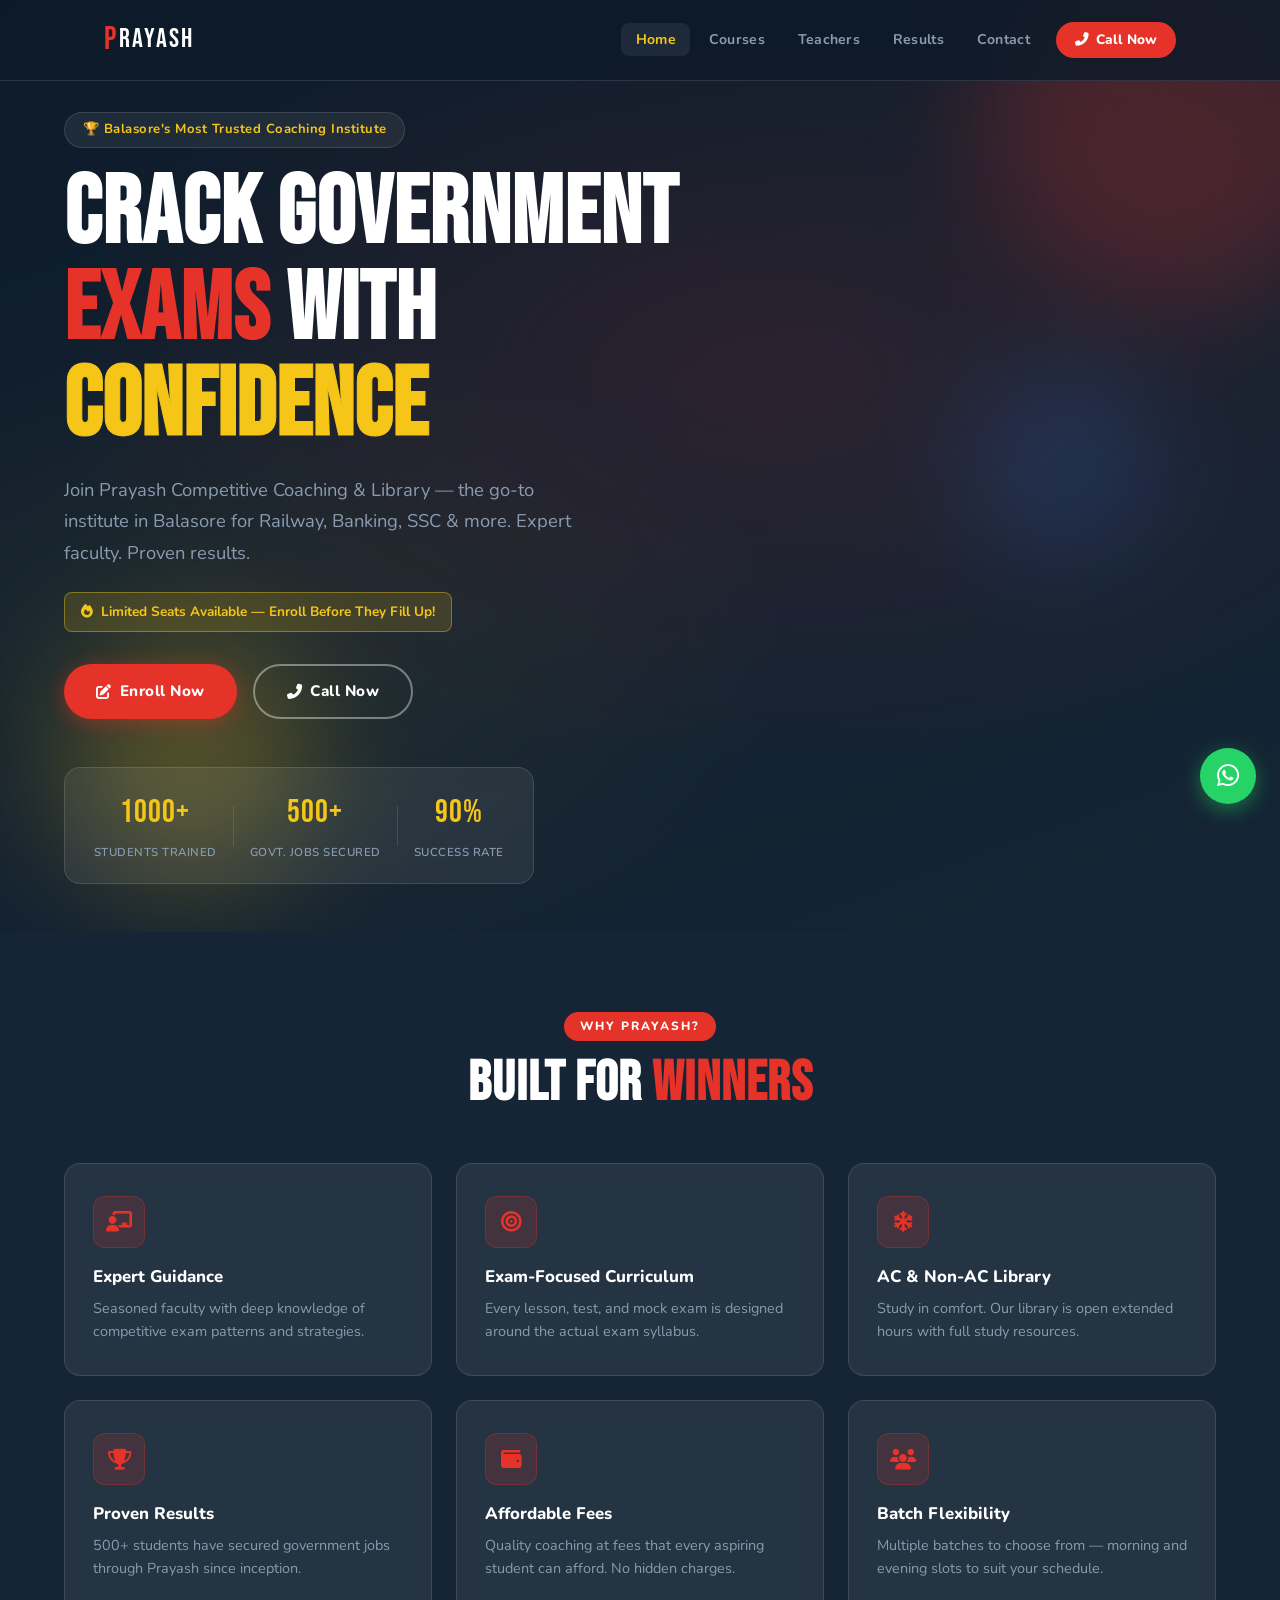
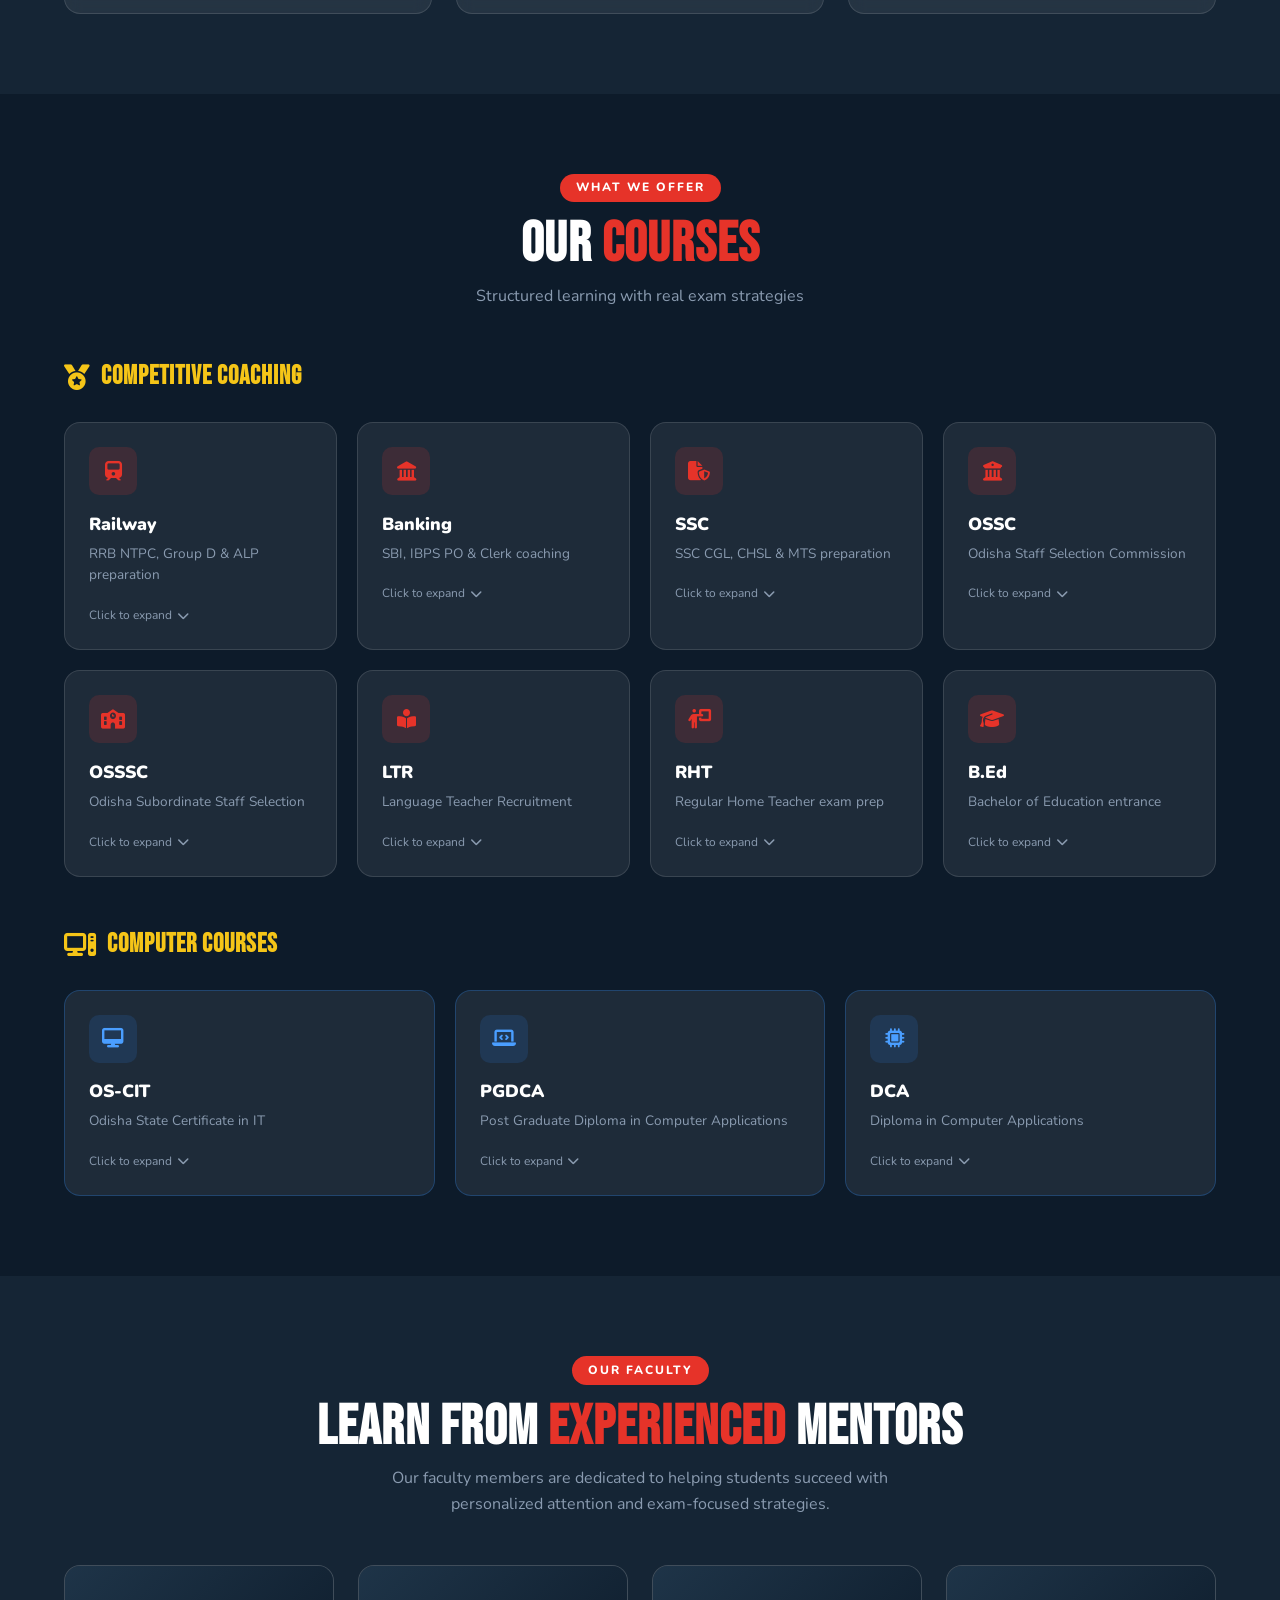
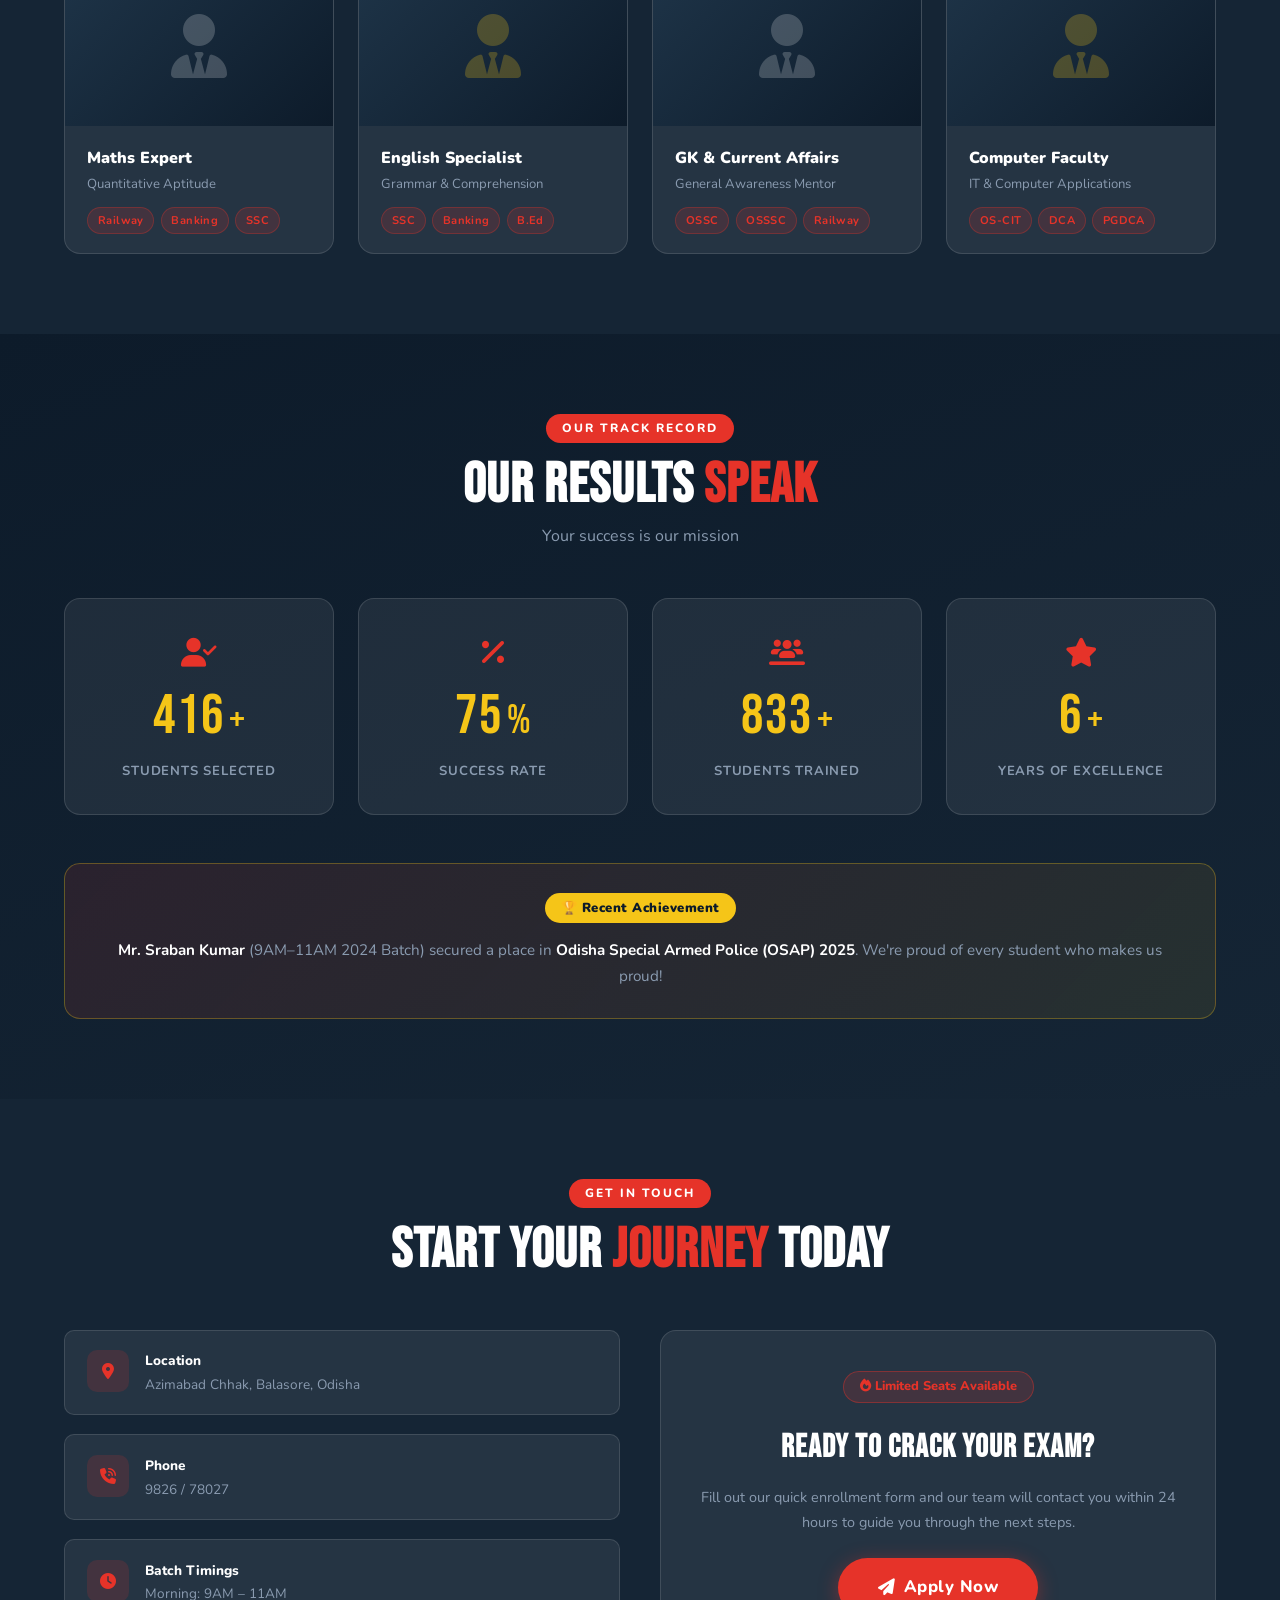
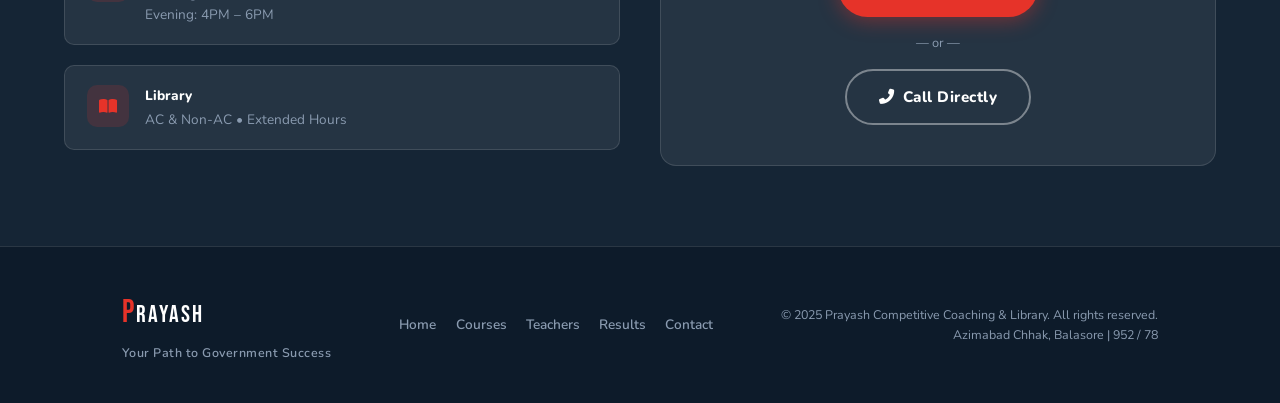
<file: index.html>
<!DOCTYPE html>
<html lang="en">
<head>
  <meta charset="UTF-8" />
  <meta name="viewport" content="width=device-width, initial-scale=1.0" />
  <title>Prayash Competitive Coaching & Library – Balasore</title>
  <link rel="stylesheet" href="styles.css" />
  <!-- Google Fonts: Bebas Neue for headers, Nunito for body -->
  <link href="https://fonts.googleapis.com/css2?family=Bebas+Neue&family=Nunito:wght@400;600;700;800;900&display=swap" rel="stylesheet" />
  <!-- Font Awesome for icons -->
  <link rel="stylesheet" href="https://cdnjs.cloudflare.com/ajax/libs/font-awesome/6.5.0/css/all.min.css" />
</head>
<body>

  <!-- =============================================
       STICKY NAVIGATION BAR
       Active section is highlighted via JS scroll spy
  ============================================= -->
  <nav id="navbar">
    <div class="nav-container">
      <a href="#home" class="nav-logo">
        <span class="logo-p">P</span>RAYASH
      </a>
      <!-- Hamburger toggle for mobile -->
      <button class="nav-toggle" id="navToggle" aria-label="Toggle menu">
        <span></span><span></span><span></span>
      </button>
      <ul class="nav-links" id="navLinks">
        <li><a href="#home" class="nav-link active">Home</a></li>
        <li><a href="#courses" class="nav-link">Courses</a></li>
        <li><a href="#teachers" class="nav-link">Teachers</a></li>
        <li><a href="#results" class="nav-link">Results</a></li>
        <li><a href="#contact" class="nav-link">Contact</a></li>
        <li>
          <a href="tel:6" class="nav-cta">
            <i class="fas fa-phone-alt"></i> Call Now
          </a>
        </li>
      </ul>
    </div>
  </nav>

  <!-- =============================================
       HERO SECTION
       Animated headline, subtext, dual CTAs
  ============================================= -->
  <section id="home" class="hero">
    <!-- Decorative floating shapes -->
    <div class="hero-shape shape-1"></div>
    <div class="hero-shape shape-2"></div>
    <div class="hero-shape shape-3"></div>

    <div class="hero-content">
      <div class="hero-badge reveal-up">🏆 Balasore's Most Trusted Coaching Institute</div>
      <h1 class="hero-title reveal-up">
        Crack Government<br />
        <span class="text-accent">Exams</span> with<br />
        <span class="text-highlight">Confidence</span>
      </h1>
      <p class="hero-sub reveal-up">
        Join Prayash Competitive Coaching &amp; Library — the go-to institute in Balasore for Railway, Banking, SSC &amp; more. Expert faculty. Proven results.
      </p>
      <!-- Urgency banner -->
      <div class="urgency-tag reveal-up">
        <i class="fas fa-fire"></i> Limited Seats Available — Enroll Before They Fill Up!
      </div>
      <div class="hero-btns reveal-up">
        <!-- Enroll redirects to Google Form (placeholder) -->
        <a href="https://forms.gle/yourFormLink" target="_blank" class="btn btn-primary ripple">
          <i class="fas fa-pen-to-square"></i> Enroll Now
        </a>
        <a href="tel:96" class="btn btn-outline ripple">
          <i class="fas fa-phone-alt"></i> Call Now
        </a>
      </div>
    </div>

    <!-- Hero decorative stats strip -->
    <div class="hero-stats reveal-up">
      <div class="stat-item">
        <span class="stat-num">1000+</span>
        <span class="stat-label">Students Trained</span>
      </div>
      <div class="stat-divider"></div>
      <div class="stat-item">
        <span class="stat-num">500+</span>
        <span class="stat-label">Govt. Jobs Secured</span>
      </div>
      <div class="stat-divider"></div>
      <div class="stat-item">
        <span class="stat-num">90%</span>
        <span class="stat-label">Success Rate</span>
      </div>
    </div>
  </section>

  <!-- =============================================
       WHY CHOOSE US SECTION
  ============================================= -->
  <section id="why" class="section why-section">
    <div class="container">
      <div class="section-header reveal-up">
        <p class="section-tag">Why Prayash?</p>
        <h2 class="section-title">Built for <span class="text-accent">Winners</span></h2>
      </div>
      <div class="why-grid">
        <!-- Each card fades in with staggered delay via JS -->
        <div class="why-card reveal-up" style="--delay: 0ms">
          <div class="why-icon"><i class="fas fa-chalkboard-teacher"></i></div>
          <h3>Expert Guidance</h3>
          <p>Seasoned faculty with deep knowledge of competitive exam patterns and strategies.</p>
        </div>
        <div class="why-card reveal-up" style="--delay: 100ms">
          <div class="why-icon"><i class="fas fa-bullseye"></i></div>
          <h3>Exam-Focused Curriculum</h3>
          <p>Every lesson, test, and mock exam is designed around the actual exam syllabus.</p>
        </div>
        <div class="why-card reveal-up" style="--delay: 200ms">
          <div class="why-icon"><i class="fas fa-snowflake"></i></div>
          <h3>AC &amp; Non-AC Library</h3>
          <p>Study in comfort. Our library is open extended hours with full study resources.</p>
        </div>
        <div class="why-card reveal-up" style="--delay: 300ms">
          <div class="why-icon"><i class="fas fa-trophy"></i></div>
          <h3>Proven Results</h3>
          <p>500+ students have secured government jobs through Prayash since inception.</p>
        </div>
        <div class="why-card reveal-up" style="--delay: 400ms">
          <div class="why-icon"><i class="fas fa-wallet"></i></div>
          <h3>Affordable Fees</h3>
          <p>Quality coaching at fees that every aspiring student can afford. No hidden charges.</p>
        </div>
        <div class="why-card reveal-up" style="--delay: 500ms">
          <div class="why-icon"><i class="fas fa-users"></i></div>
          <h3>Batch Flexibility</h3>
          <p>Multiple batches to choose from — morning and evening slots to suit your schedule.</p>
        </div>
      </div>
    </div>
  </section>

  <!-- =============================================
       COURSES SECTION
       Cards expand on click to reveal more details
  ============================================= -->
  <section id="courses" class="section courses-section">
    <div class="container">
      <div class="section-header reveal-up">
        <p class="section-tag">What We Offer</p>
        <h2 class="section-title">Our <span class="text-accent">Courses</span></h2>
        <p class="section-sub">Structured learning with real exam strategies</p>
      </div>

      <!-- Competitive Coaching block -->
      <h3 class="course-category reveal-up"><i class="fas fa-medal"></i> Competitive Coaching</h3>
      <div class="courses-grid">
        <!-- Course cards — click to expand details (handled by JS) -->
        <div class="course-card reveal-up ripple" data-course="railway" style="--delay:0ms">
          <div class="course-icon"><i class="fas fa-train"></i></div>
          <h4>Railway</h4>
          <p class="course-short">RRB NTPC, Group D & ALP preparation</p>
          <div class="course-detail">
            <ul>
              <li>RRB NTPC, Group D, ALP</li>
              <li>Maths, Reasoning, GK</li>
              <li>Mock tests every week</li>
              <li>Previous year papers</li>
            </ul>
            <a href="https://forms.gle/yourFormLink" target="_blank" class="btn btn-sm ripple">Enroll</a>
          </div>
          <span class="expand-hint">Click to expand <i class="fas fa-chevron-down"></i></span>
        </div>

        <div class="course-card reveal-up ripple" data-course="banking" style="--delay:80ms">
          <div class="course-icon"><i class="fas fa-landmark"></i></div>
          <h4>Banking</h4>
          <p class="course-short">SBI, IBPS PO & Clerk coaching</p>
          <div class="course-detail">
            <ul>
              <li>SBI PO/Clerk, IBPS PO/Clerk</li>
              <li>Quantitative Aptitude</li>
              <li>English & Reasoning</li>
              <li>Interview preparation</li>
            </ul>
            <a href="https://forms.gle/yourFormLink" target="_blank" class="btn btn-sm ripple">Enroll</a>
          </div>
          <span class="expand-hint">Click to expand <i class="fas fa-chevron-down"></i></span>
        </div>

        <div class="course-card reveal-up ripple" data-course="ssc" style="--delay:160ms">
          <div class="course-icon"><i class="fas fa-file-shield"></i></div>
          <h4>SSC</h4>
          <p class="course-short">SSC CGL, CHSL & MTS preparation</p>
          <div class="course-detail">
            <ul>
              <li>SSC CGL, CHSL, MTS, GD</li>
              <li>Tier I & Tier II strategy</li>
              <li>Speed maths techniques</li>
              <li>Weekly mock exams</li>
            </ul>
            <a href="https://forms.gle/yourFormLink" target="_blank" class="btn btn-sm ripple">Enroll</a>
          </div>
          <span class="expand-hint">Click to expand <i class="fas fa-chevron-down"></i></span>
        </div>

        <div class="course-card reveal-up ripple" data-course="ossc" style="--delay:240ms">
          <div class="course-icon"><i class="fas fa-building-columns"></i></div>
          <h4>OSSC</h4>
          <p class="course-short">Odisha Staff Selection Commission</p>
          <div class="course-detail">
            <ul>
              <li>OSSC CGL, Auditor, SI</li>
              <li>Odia language section</li>
              <li>State GK focus</li>
              <li>Full syllabus coverage</li>
            </ul>
            <a href="https://forms.gle/yourFormLink" target="_blank" class="btn btn-sm ripple">Enroll</a>
          </div>
          <span class="expand-hint">Click to expand <i class="fas fa-chevron-down"></i></span>
        </div>

        <div class="course-card reveal-up ripple" data-course="osssc" style="--delay:320ms">
          <div class="course-icon"><i class="fas fa-school"></i></div>
          <h4>OSSSC</h4>
          <p class="course-short">Odisha Subordinate Staff Selection</p>
          <div class="course-detail">
            <ul>
              <li>RI, Amin, Forester</li>
              <li>Revenue Inspector prep</li>
              <li>District-level GK</li>
              <li>Model question papers</li>
            </ul>
            <a href="https://forms.gle/yourFormLink" target="_blank" class="btn btn-sm ripple">Enroll</a>
          </div>
          <span class="expand-hint">Click to expand <i class="fas fa-chevron-down"></i></span>
        </div>

        <div class="course-card reveal-up ripple" data-course="ltr" style="--delay:400ms">
          <div class="course-icon"><i class="fas fa-book-open-reader"></i></div>
          <h4>LTR</h4>
          <p class="course-short">Language Teacher Recruitment</p>
          <div class="course-detail">
            <ul>
              <li>Odia LTR preparation</li>
              <li>Pedagogy & methodology</li>
              <li>Subject-specific modules</li>
              <li>Written + viva coaching</li>
            </ul>
            <a href="https://forms.gle/yourFormLink" target="_blank" class="btn btn-sm ripple">Enroll</a>
          </div>
          <span class="expand-hint">Click to expand <i class="fas fa-chevron-down"></i></span>
        </div>

        <div class="course-card reveal-up ripple" data-course="rht" style="--delay:480ms">
          <div class="course-icon"><i class="fas fa-person-chalkboard"></i></div>
          <h4>RHT</h4>
          <p class="course-short">Regular Home Teacher exam prep</p>
          <div class="course-detail">
            <ul>
              <li>Child development & pedagogy</li>
              <li>Core subject revision</li>
              <li>Previous year analysis</li>
              <li>Speed practice drills</li>
            </ul>
            <a href="https://forms.gle/yourFormLink" target="_blank" class="btn btn-sm ripple">Enroll</a>
          </div>
          <span class="expand-hint">Click to expand <i class="fas fa-chevron-down"></i></span>
        </div>

        <div class="course-card reveal-up ripple" data-course="bed" style="--delay:560ms">
          <div class="course-icon"><i class="fas fa-graduation-cap"></i></div>
          <h4>B.Ed</h4>
          <p class="course-short">Bachelor of Education entrance</p>
          <div class="course-detail">
            <ul>
              <li>B.Ed entrance guidance</li>
              <li>IGNOU B.Ed support</li>
              <li>Education theory modules</li>
              <li>Practical exam prep</li>
            </ul>
            <a href="https://forms.gle/yourFormLink" target="_blank" class="btn btn-sm ripple">Enroll</a>
          </div>
          <span class="expand-hint">Click to expand <i class="fas fa-chevron-down"></i></span>
        </div>
      </div>

      <!-- Computer Courses block -->
      <h3 class="course-category reveal-up" style="margin-top:3rem"><i class="fas fa-computer"></i> Computer Courses</h3>
      <div class="courses-grid computer-grid">
        <div class="course-card course-card--computer reveal-up ripple" data-course="oscit" style="--delay:0ms">
          <div class="course-icon"><i class="fas fa-desktop"></i></div>
          <h4>OS-CIT</h4>
          <p class="course-short">Odisha State Certificate in IT</p>
          <div class="course-detail">
            <ul>
              <li>Govt.-recognised IT certificate</li>
              <li>MS Office, Internet basics</li>
              <li>Typing & data entry</li>
              <li>Exam + practical support</li>
            </ul>
            <a href="https://forms.gle/yourFormLink" target="_blank" class="btn btn-sm ripple">Enroll</a>
          </div>
          <span class="expand-hint">Click to expand <i class="fas fa-chevron-down"></i></span>
        </div>

        <div class="course-card course-card--computer reveal-up ripple" data-course="pgdca" style="--delay:100ms">
          <div class="course-icon"><i class="fas fa-laptop-code"></i></div>
          <h4>PGDCA</h4>
          <p class="course-short">Post Graduate Diploma in Computer Applications</p>
          <div class="course-detail">
            <ul>
              <li>1-year PG diploma</li>
              <li>Programming, DBMS, Networking</li>
              <li>Project work included</li>
              <li>University-affiliated</li>
            </ul>
            <a href="https://forms.gle/yourFormLink" target="_blank" class="btn btn-sm ripple">Enroll</a>
          </div>
          <span class="expand-hint">Click to expand <i class="fas fa-chevron-down"></i></span>
        </div>

        <div class="course-card course-card--computer reveal-up ripple" data-course="dca" style="--delay:200ms">
          <div class="course-icon"><i class="fas fa-microchip"></i></div>
          <h4>DCA</h4>
          <p class="course-short">Diploma in Computer Applications</p>
          <div class="course-detail">
            <ul>
              <li>6-month diploma course</li>
              <li>MS Office, Tally, Internet</li>
              <li>Typing certification</li>
              <li>Job-ready skills</li>
            </ul>
            <a href="https://forms.gle/yourFormLink" target="_blank" class="btn btn-sm ripple">Enroll</a>
          </div>
          <span class="expand-hint">Click to expand <i class="fas fa-chevron-down"></i></span>
        </div>
      </div>
    </div>
  </section>

  <!-- =============================================
       TEACHERS SECTION
       Cards show hover reveal; click opens modal
  ============================================= -->
  <section id="teachers" class="section teachers-section">
    <div class="container">
      <div class="section-header reveal-up">
        <p class="section-tag">Our Faculty</p>
        <h2 class="section-title">Learn from <span class="text-accent">Experienced</span> Mentors</h2>
        <p class="section-sub">Our faculty members are dedicated to helping students succeed with personalized attention and exam-focused strategies.</p>
      </div>
      <div class="teachers-grid">
        <!-- Teacher cards — click opens modal (JS handles this) -->
        <div class="teacher-card reveal-up" data-teacher="0" style="--delay:0ms">
          <div class="teacher-avatar">
            <div class="avatar-placeholder"><i class="fas fa-user-tie"></i></div>
            <div class="teacher-overlay">
              <span>View Profile</span>
            </div>
          </div>
          <div class="teacher-info">
            <h4>Maths Expert</h4>
            <p>Quantitative Aptitude</p>
            <div class="teacher-tags">
              <span>Railway</span><span>Banking</span><span>SSC</span>
            </div>
          </div>
        </div>

        <div class="teacher-card reveal-up" data-teacher="1" style="--delay:120ms">
          <div class="teacher-avatar">
            <div class="avatar-placeholder female"><i class="fas fa-user-tie"></i></div>
            <div class="teacher-overlay">
              <span>View Profile</span>
            </div>
          </div>
          <div class="teacher-info">
            <h4>English Specialist</h4>
            <p>Grammar & Comprehension</p>
            <div class="teacher-tags">
              <span>SSC</span><span>Banking</span><span>B.Ed</span>
            </div>
          </div>
        </div>

        <div class="teacher-card reveal-up" data-teacher="2" style="--delay:240ms">
          <div class="teacher-avatar">
            <div class="avatar-placeholder"><i class="fas fa-user-tie"></i></div>
            <div class="teacher-overlay">
              <span>View Profile</span>
            </div>
          </div>
          <div class="teacher-info">
            <h4>GK & Current Affairs</h4>
            <p>General Awareness Mentor</p>
            <div class="teacher-tags">
              <span>OSSC</span><span>OSSSC</span><span>Railway</span>
            </div>
          </div>
        </div>

        <div class="teacher-card reveal-up" data-teacher="3" style="--delay:360ms">
          <div class="teacher-avatar">
            <div class="avatar-placeholder female"><i class="fas fa-user-tie"></i></div>
            <div class="teacher-overlay">
              <span>View Profile</span>
            </div>
          </div>
          <div class="teacher-info">
            <h4>Computer Faculty</h4>
            <p>IT &amp; Computer Applications</p>
            <div class="teacher-tags">
              <span>OS-CIT</span><span>DCA</span><span>PGDCA</span>
            </div>
          </div>
        </div>
      </div>
    </div>
  </section>

  <!-- =============================================
       TEACHER MODAL POPUP
       Rendered and controlled via JavaScript
  ============================================= -->
  <div id="teacherModal" class="modal-overlay" role="dialog" aria-modal="true">
    <div class="modal-box">
      <button class="modal-close" id="modalClose" aria-label="Close">&times;</button>
      <div id="modalContent"></div>
    </div>
  </div>

  <!-- =============================================
       RESULTS SECTION
       Animated count-up numbers via Intersection Observer
  ============================================= -->
  <section id="results" class="section results-section">
    <div class="container">
      <div class="section-header reveal-up">
        <p class="section-tag">Our Track Record</p>
        <h2 class="section-title">Our Results <span class="text-accent">Speak</span></h2>
        <p class="section-sub">Your success is our mission</p>
      </div>

      <!-- Animated counters -->
      <div class="results-counters reveal-up">
        <div class="counter-card">
          <div class="counter-icon"><i class="fas fa-user-check"></i></div>
          <div class="counter-num" data-target="500">0</div>
          <div class="counter-suffix">+</div>
          <div class="counter-label">Students Selected</div>
        </div>
        <div class="counter-card">
          <div class="counter-icon"><i class="fas fa-percent"></i></div>
          <div class="counter-num" data-target="90">0</div>
          <div class="counter-suffix">%</div>
          <div class="counter-label">Success Rate</div>
        </div>
        <div class="counter-card">
          <div class="counter-icon"><i class="fas fa-users-line"></i></div>
          <div class="counter-num" data-target="1000">0</div>
          <div class="counter-suffix">+</div>
          <div class="counter-label">Students Trained</div>
        </div>
        <div class="counter-card">
          <div class="counter-icon"><i class="fas fa-star"></i></div>
          <div class="counter-num" data-target="8">0</div>
          <div class="counter-suffix">+</div>
          <div class="counter-label">Years of Excellence</div>
        </div>
      </div>

      <!-- Recent result banner (like the screenshot) -->
      <div class="result-highlight reveal-up">
        <div class="result-badge">🏆 Recent Achievement</div>
        <p>
          <strong>Mr. Sraban Kumar</strong> (9AM–11AM 2024 Batch) secured a place in
          <strong>Odisha Special Armed Police (OSAP) 2025</strong>. We're proud of every student who makes us proud!
        </p>
      </div>
    </div>
  </section>

  <!-- =============================================
       CONTACT SECTION
       CTA redirects to Google Form
  ============================================= -->
  <section id="contact" class="section contact-section">
    <div class="container">
      <div class="section-header reveal-up">
        <p class="section-tag">Get In Touch</p>
        <h2 class="section-title">Start Your <span class="text-accent">Journey</span> Today</h2>
      </div>

      <div class="contact-grid">
        <!-- Info cards -->
        <div class="contact-info reveal-up">
          <div class="contact-item">
            <div class="contact-icon"><i class="fas fa-location-dot"></i></div>
            <div>
              <h4>Location</h4>
              <p>Azimabad Chhak, Balasore, Odisha</p>
            </div>
          </div>
          <div class="contact-item">
            <div class="contact-icon"><i class="fas fa-phone-volume"></i></div>
            <div>
              <h4>Phone</h4>
              <p><a href="tel:98526">9826</a> / <a href="tel:78027">78027</a></p>
            </div>
          </div>
          <div class="contact-item">
            <div class="contact-icon"><i class="fas fa-clock"></i></div>
            <div>
              <h4>Batch Timings</h4>
              <p>Morning: 9AM – 11AM<br />Evening: 4PM – 6PM</p>
            </div>
          </div>
          <div class="contact-item">
            <div class="contact-icon"><i class="fas fa-book-open"></i></div>
            <div>
              <h4>Library</h4>
              <p>AC &amp; Non-AC • Extended Hours</p>
            </div>
          </div>
        </div>

        <!-- Apply CTA card -->
        <div class="contact-cta-card reveal-up">
          <div class="cta-badge"><i class="fas fa-fire"></i> Limited Seats Available</div>
          <h3>Ready to Crack Your Exam?</h3>
          <p>Fill out our quick enrollment form and our team will contact you within 24 hours to guide you through the next steps.</p>
          <a href="https://forms.gle/yourFormLink" target="_blank" class="btn btn-primary btn-lg ripple">
            <i class="fas fa-paper-plane"></i> Apply Now
          </a>
          <div class="or-divider">— or —</div>
          <a href="tel:98626" class="btn btn-outline ripple">
            <i class="fas fa-phone-alt"></i> Call Directly
          </a>
        </div>
      </div>
    </div>
  </section>

  <!-- =============================================
       FOOTER
  ============================================= -->
  <footer class="footer">
    <div class="container footer-inner">
      <div class="footer-brand">
        <div class="brand-name">
        <span class="logo-p">P</span>RAYASH
        </div>
        <p>Your Path to Government Success</p>
      </div>
      <div class="footer-links">
        <a href="#home">Home</a>
        <a href="#courses">Courses</a>
        <a href="#teachers">Teachers</a>
        <a href="#results">Results</a>
        <a href="#contact">Contact</a>
      </div>
      <div class="footer-copy">
        © 2025 Prayash Competitive Coaching &amp; Library. All rights reserved.<br />
        Azimabad Chhak, Balasore | 952 / 78
      </div>
    </div>
  </footer>

  <!-- =============================================
       FLOATING BUTTONS
       WhatsApp + Scroll to Top
  ============================================= -->
  <!-- WhatsApp floating button -->
  <a href="https://wa.me/9126" target="_blank" class="float-btn whatsapp-btn" aria-label="WhatsApp">
    <i class="fab fa-whatsapp"></i>
  </a>

  <!-- Sticky bottom "Enroll Now" on mobile -->
  <div class="sticky-enroll">
    <a href="https://forms.gle/yourFormLink" target="_blank" class="btn btn-primary ripple">
      <i class="fas fa-pen-to-square"></i> Enroll Now — Limited Seats!
    </a>
  </div>

  <!-- Scroll to top button (hidden until user scrolls down) -->
  <button id="scrollTop" class="scroll-top-btn" aria-label="Scroll to top">
    <i class="fas fa-chevron-up"></i>
  </button>

  <script src="script.js"></script>
</body>
</html>
</file>
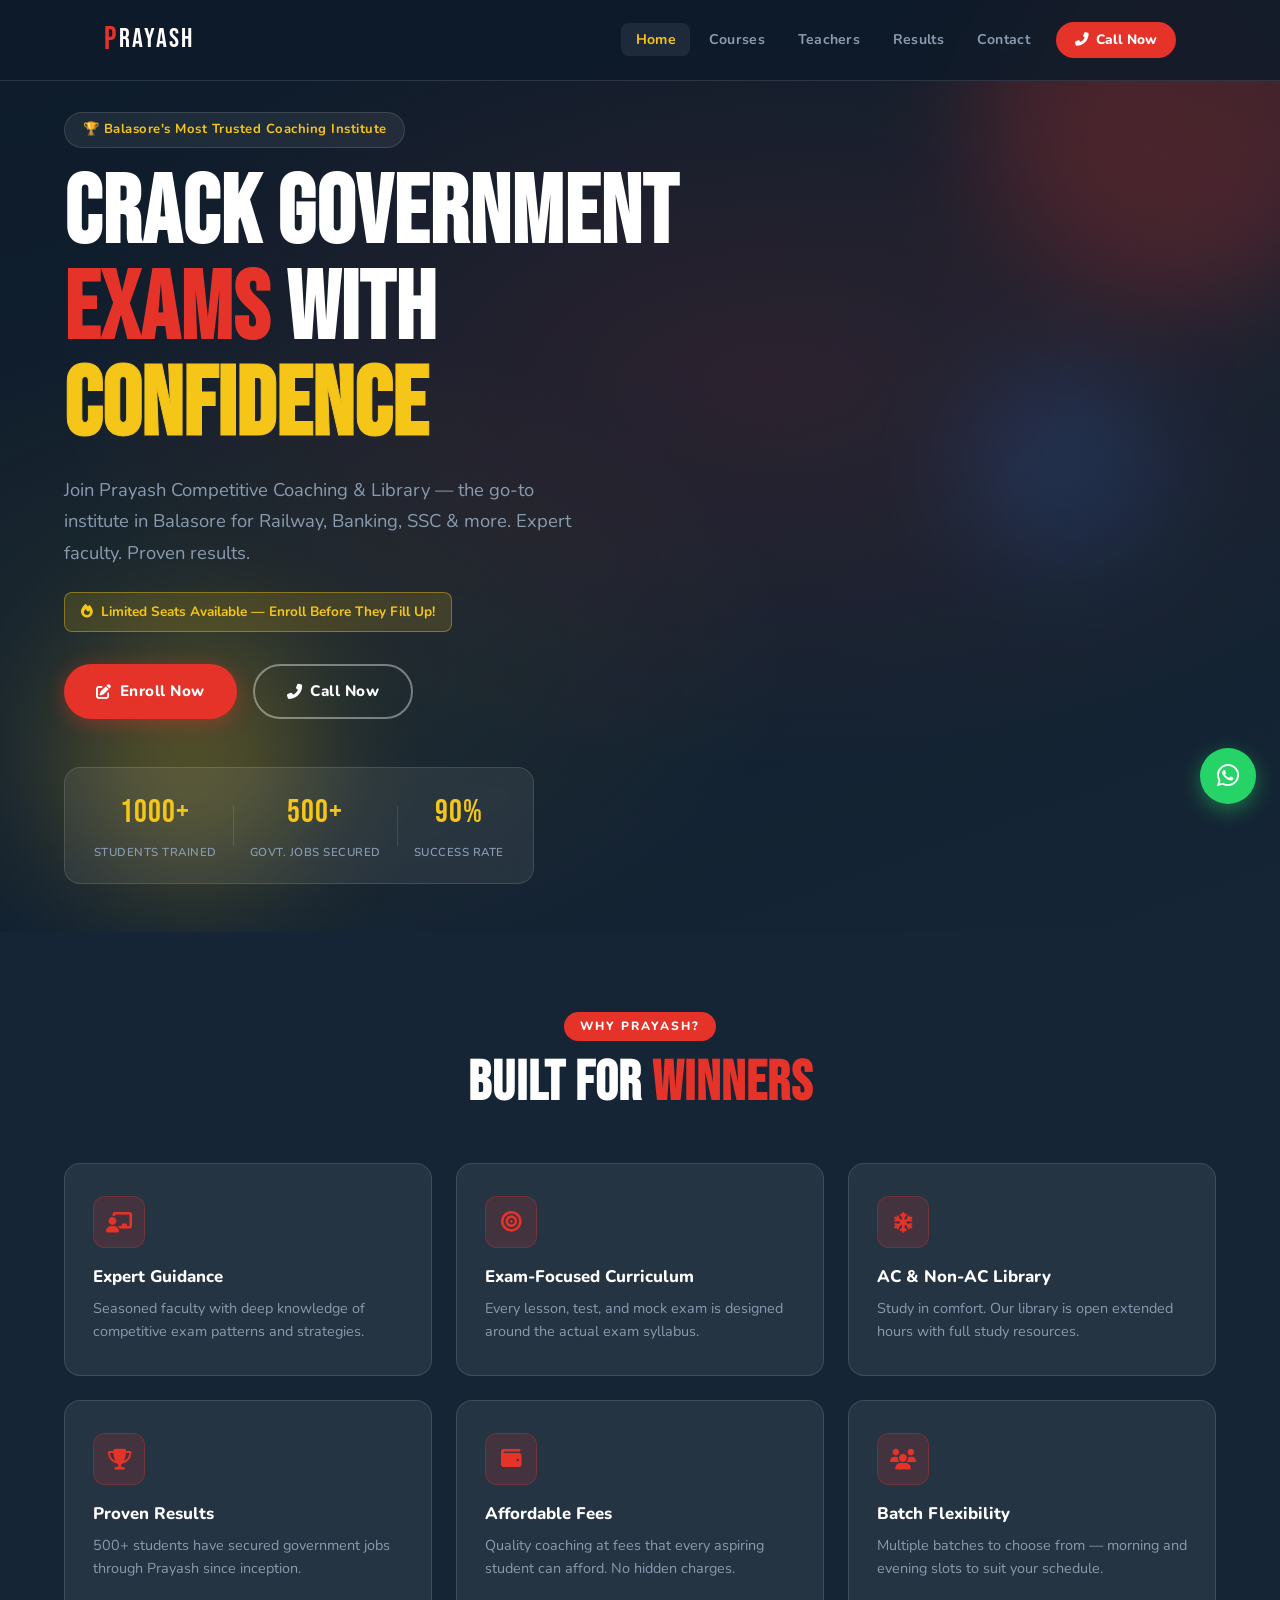
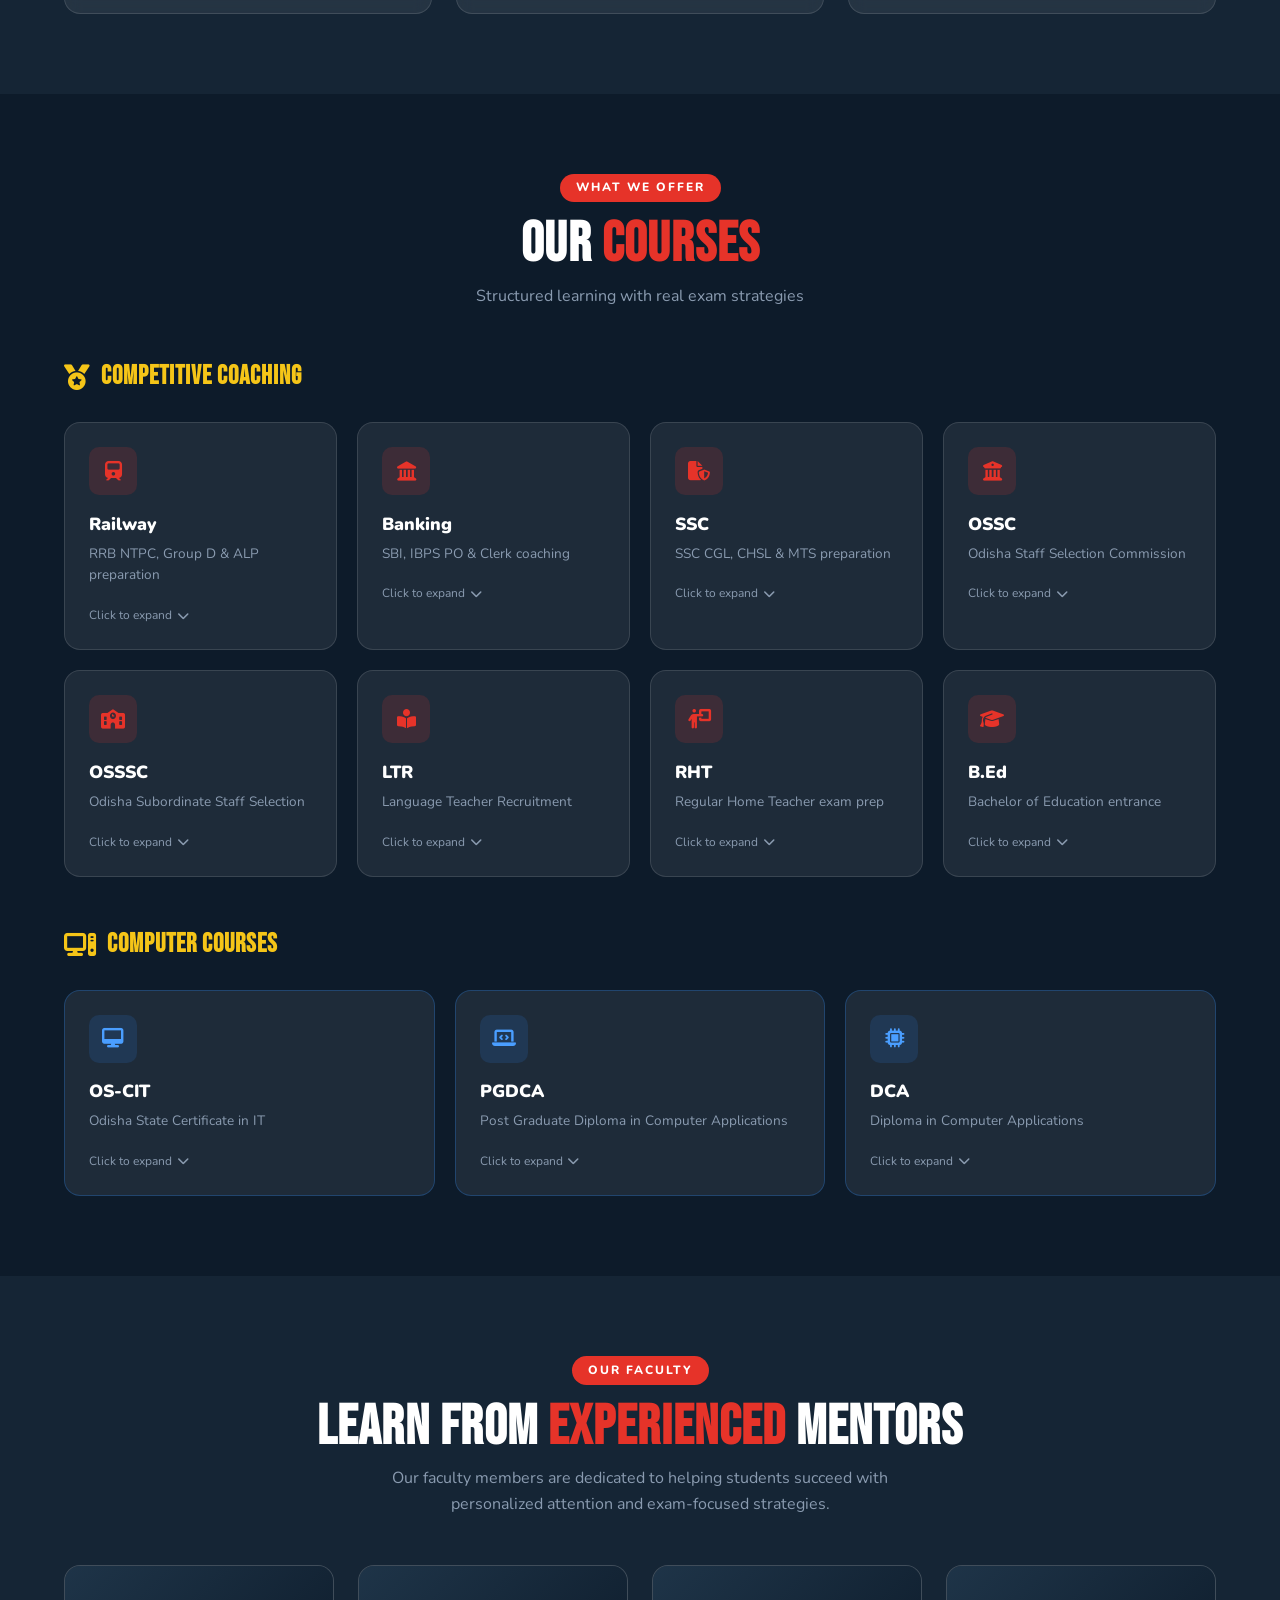
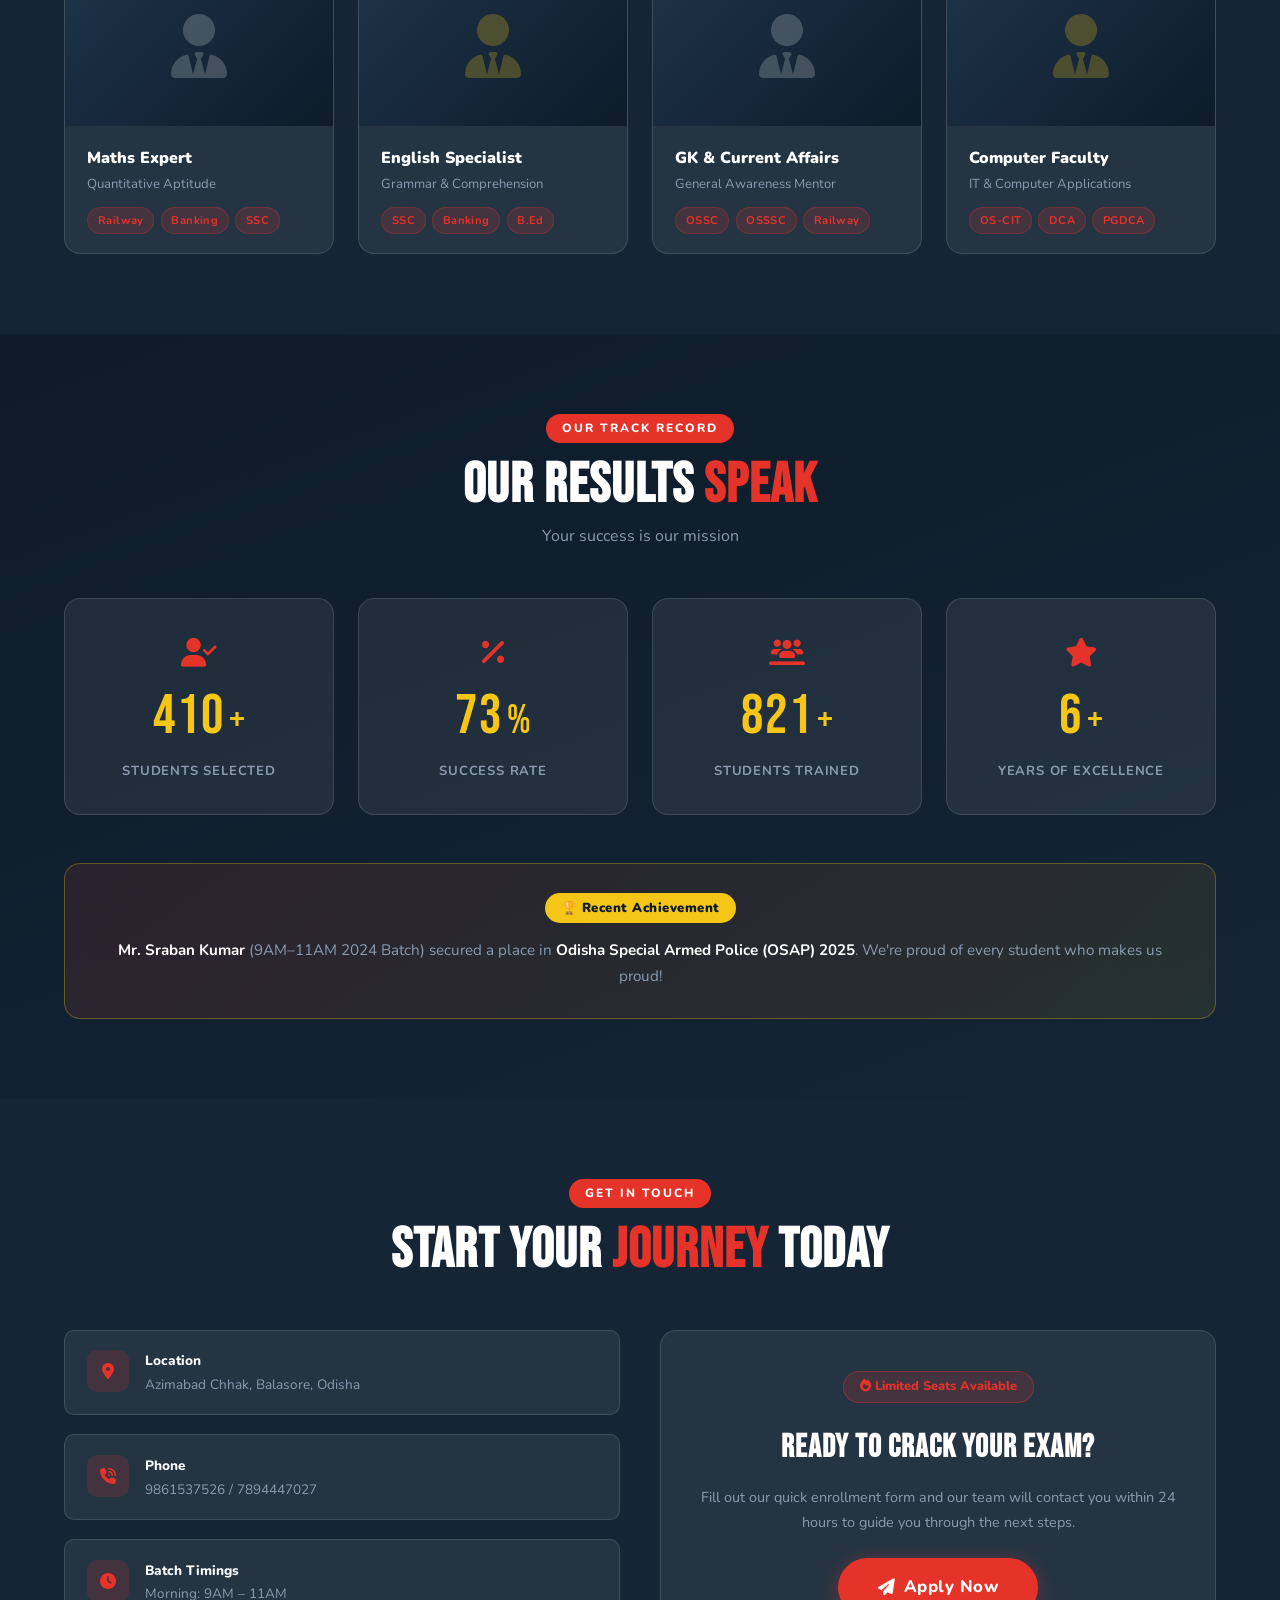
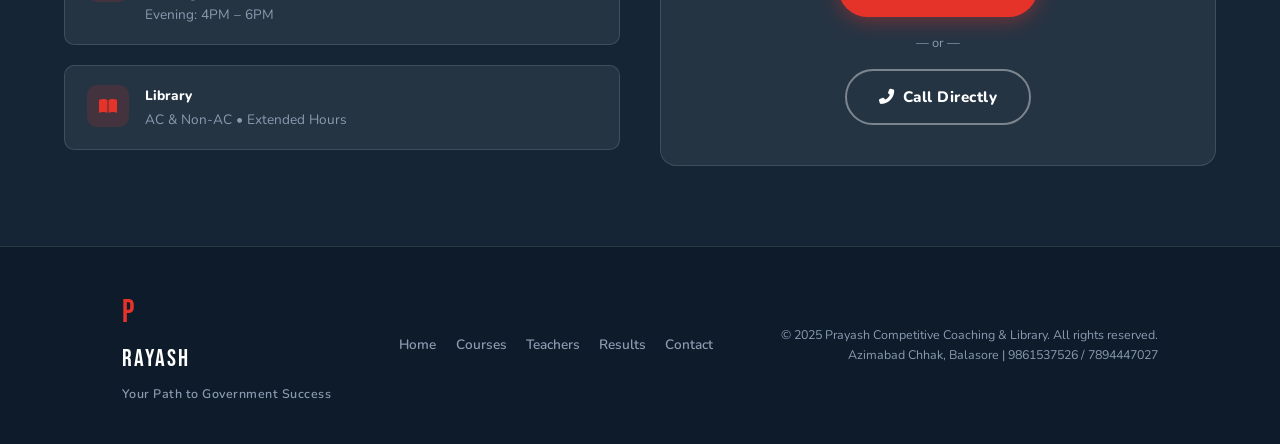
<file: index-2.html>
<!DOCTYPE html>
<html lang="en">
<head>
  <meta charset="UTF-8" />
  <meta name="viewport" content="width=device-width, initial-scale=1.0" />
  <title>Prayash Competitive Coaching & Library – Balasore</title>
  <link rel="stylesheet" href="styles.css" />
  <!-- Google Fonts: Bebas Neue for headers, Nunito for body -->
  <link href="https://fonts.googleapis.com/css2?family=Bebas+Neue&family=Nunito:wght@400;600;700;800;900&display=swap" rel="stylesheet" />
  <!-- Font Awesome for icons -->
  <link rel="stylesheet" href="https://cdnjs.cloudflare.com/ajax/libs/font-awesome/6.5.0/css/all.min.css" />
</head>
<body>

  <!-- =============================================
       STICKY NAVIGATION BAR
       Active section is highlighted via JS scroll spy
  ============================================= -->
  <nav id="navbar">
    <div class="nav-container">
      <a href="#home" class="nav-logo">
        <span class="logo-p">P</span>RAYASH
      </a>
      <!-- Hamburger toggle for mobile -->
      <button class="nav-toggle" id="navToggle" aria-label="Toggle menu">
        <span></span><span></span><span></span>
      </button>
      <ul class="nav-links" id="navLinks">
        <li><a href="#home" class="nav-link active">Home</a></li>
        <li><a href="#courses" class="nav-link">Courses</a></li>
        <li><a href="#teachers" class="nav-link">Teachers</a></li>
        <li><a href="#results" class="nav-link">Results</a></li>
        <li><a href="#contact" class="nav-link">Contact</a></li>
        <li>
          <a href="tel:9861537526" class="nav-cta">
            <i class="fas fa-phone-alt"></i> Call Now
          </a>
        </li>
      </ul>
    </div>
  </nav>

  <!-- =============================================
       HERO SECTION
       Animated headline, subtext, dual CTAs
  ============================================= -->
  <section id="home" class="hero">
    <!-- Decorative floating shapes -->
    <div class="hero-shape shape-1"></div>
    <div class="hero-shape shape-2"></div>
    <div class="hero-shape shape-3"></div>

    <div class="hero-content">
      <div class="hero-badge reveal-up">🏆 Balasore's Most Trusted Coaching Institute</div>
      <h1 class="hero-title reveal-up">
        Crack Government<br />
        <span class="text-accent">Exams</span> with<br />
        <span class="text-highlight">Confidence</span>
      </h1>
      <p class="hero-sub reveal-up">
        Join Prayash Competitive Coaching &amp; Library — the go-to institute in Balasore for Railway, Banking, SSC &amp; more. Expert faculty. Proven results.
      </p>
      <!-- Urgency banner -->
      <div class="urgency-tag reveal-up">
        <i class="fas fa-fire"></i> Limited Seats Available — Enroll Before They Fill Up!
      </div>
      <div class="hero-btns reveal-up">
        <!-- Enroll redirects to Google Form (placeholder) -->
        <a href="https://forms.gle/yourFormLink" target="_blank" class="btn btn-primary ripple">
          <i class="fas fa-pen-to-square"></i> Enroll Now
        </a>
        <a href="tel:9861537526" class="btn btn-outline ripple">
          <i class="fas fa-phone-alt"></i> Call Now
        </a>
      </div>
    </div>

    <!-- Hero decorative stats strip -->
    <div class="hero-stats reveal-up">
      <div class="stat-item">
        <span class="stat-num">1000+</span>
        <span class="stat-label">Students Trained</span>
      </div>
      <div class="stat-divider"></div>
      <div class="stat-item">
        <span class="stat-num">500+</span>
        <span class="stat-label">Govt. Jobs Secured</span>
      </div>
      <div class="stat-divider"></div>
      <div class="stat-item">
        <span class="stat-num">90%</span>
        <span class="stat-label">Success Rate</span>
      </div>
    </div>
  </section>

  <!-- =============================================
       WHY CHOOSE US SECTION
  ============================================= -->
  <section id="why" class="section why-section">
    <div class="container">
      <div class="section-header reveal-up">
        <p class="section-tag">Why Prayash?</p>
        <h2 class="section-title">Built for <span class="text-accent">Winners</span></h2>
      </div>
      <div class="why-grid">
        <!-- Each card fades in with staggered delay via JS -->
        <div class="why-card reveal-up" style="--delay: 0ms">
          <div class="why-icon"><i class="fas fa-chalkboard-teacher"></i></div>
          <h3>Expert Guidance</h3>
          <p>Seasoned faculty with deep knowledge of competitive exam patterns and strategies.</p>
        </div>
        <div class="why-card reveal-up" style="--delay: 100ms">
          <div class="why-icon"><i class="fas fa-bullseye"></i></div>
          <h3>Exam-Focused Curriculum</h3>
          <p>Every lesson, test, and mock exam is designed around the actual exam syllabus.</p>
        </div>
        <div class="why-card reveal-up" style="--delay: 200ms">
          <div class="why-icon"><i class="fas fa-snowflake"></i></div>
          <h3>AC &amp; Non-AC Library</h3>
          <p>Study in comfort. Our library is open extended hours with full study resources.</p>
        </div>
        <div class="why-card reveal-up" style="--delay: 300ms">
          <div class="why-icon"><i class="fas fa-trophy"></i></div>
          <h3>Proven Results</h3>
          <p>500+ students have secured government jobs through Prayash since inception.</p>
        </div>
        <div class="why-card reveal-up" style="--delay: 400ms">
          <div class="why-icon"><i class="fas fa-wallet"></i></div>
          <h3>Affordable Fees</h3>
          <p>Quality coaching at fees that every aspiring student can afford. No hidden charges.</p>
        </div>
        <div class="why-card reveal-up" style="--delay: 500ms">
          <div class="why-icon"><i class="fas fa-users"></i></div>
          <h3>Batch Flexibility</h3>
          <p>Multiple batches to choose from — morning and evening slots to suit your schedule.</p>
        </div>
      </div>
    </div>
  </section>

  <!-- =============================================
       COURSES SECTION
       Cards expand on click to reveal more details
  ============================================= -->
  <section id="courses" class="section courses-section">
    <div class="container">
      <div class="section-header reveal-up">
        <p class="section-tag">What We Offer</p>
        <h2 class="section-title">Our <span class="text-accent">Courses</span></h2>
        <p class="section-sub">Structured learning with real exam strategies</p>
      </div>

      <!-- Competitive Coaching block -->
      <h3 class="course-category reveal-up"><i class="fas fa-medal"></i> Competitive Coaching</h3>
      <div class="courses-grid">
        <!-- Course cards — click to expand details (handled by JS) -->
        <div class="course-card reveal-up ripple" data-course="railway" style="--delay:0ms">
          <div class="course-icon"><i class="fas fa-train"></i></div>
          <h4>Railway</h4>
          <p class="course-short">RRB NTPC, Group D & ALP preparation</p>
          <div class="course-detail">
            <ul>
              <li>RRB NTPC, Group D, ALP</li>
              <li>Maths, Reasoning, GK</li>
              <li>Mock tests every week</li>
              <li>Previous year papers</li>
            </ul>
            <a href="https://forms.gle/yourFormLink" target="_blank" class="btn btn-sm ripple">Enroll</a>
          </div>
          <span class="expand-hint">Click to expand <i class="fas fa-chevron-down"></i></span>
        </div>

        <div class="course-card reveal-up ripple" data-course="banking" style="--delay:80ms">
          <div class="course-icon"><i class="fas fa-landmark"></i></div>
          <h4>Banking</h4>
          <p class="course-short">SBI, IBPS PO & Clerk coaching</p>
          <div class="course-detail">
            <ul>
              <li>SBI PO/Clerk, IBPS PO/Clerk</li>
              <li>Quantitative Aptitude</li>
              <li>English & Reasoning</li>
              <li>Interview preparation</li>
            </ul>
            <a href="https://forms.gle/yourFormLink" target="_blank" class="btn btn-sm ripple">Enroll</a>
          </div>
          <span class="expand-hint">Click to expand <i class="fas fa-chevron-down"></i></span>
        </div>

        <div class="course-card reveal-up ripple" data-course="ssc" style="--delay:160ms">
          <div class="course-icon"><i class="fas fa-file-shield"></i></div>
          <h4>SSC</h4>
          <p class="course-short">SSC CGL, CHSL & MTS preparation</p>
          <div class="course-detail">
            <ul>
              <li>SSC CGL, CHSL, MTS, GD</li>
              <li>Tier I & Tier II strategy</li>
              <li>Speed maths techniques</li>
              <li>Weekly mock exams</li>
            </ul>
            <a href="https://forms.gle/yourFormLink" target="_blank" class="btn btn-sm ripple">Enroll</a>
          </div>
          <span class="expand-hint">Click to expand <i class="fas fa-chevron-down"></i></span>
        </div>

        <div class="course-card reveal-up ripple" data-course="ossc" style="--delay:240ms">
          <div class="course-icon"><i class="fas fa-building-columns"></i></div>
          <h4>OSSC</h4>
          <p class="course-short">Odisha Staff Selection Commission</p>
          <div class="course-detail">
            <ul>
              <li>OSSC CGL, Auditor, SI</li>
              <li>Odia language section</li>
              <li>State GK focus</li>
              <li>Full syllabus coverage</li>
            </ul>
            <a href="https://forms.gle/yourFormLink" target="_blank" class="btn btn-sm ripple">Enroll</a>
          </div>
          <span class="expand-hint">Click to expand <i class="fas fa-chevron-down"></i></span>
        </div>

        <div class="course-card reveal-up ripple" data-course="osssc" style="--delay:320ms">
          <div class="course-icon"><i class="fas fa-school"></i></div>
          <h4>OSSSC</h4>
          <p class="course-short">Odisha Subordinate Staff Selection</p>
          <div class="course-detail">
            <ul>
              <li>RI, Amin, Forester</li>
              <li>Revenue Inspector prep</li>
              <li>District-level GK</li>
              <li>Model question papers</li>
            </ul>
            <a href="https://forms.gle/yourFormLink" target="_blank" class="btn btn-sm ripple">Enroll</a>
          </div>
          <span class="expand-hint">Click to expand <i class="fas fa-chevron-down"></i></span>
        </div>

        <div class="course-card reveal-up ripple" data-course="ltr" style="--delay:400ms">
          <div class="course-icon"><i class="fas fa-book-open-reader"></i></div>
          <h4>LTR</h4>
          <p class="course-short">Language Teacher Recruitment</p>
          <div class="course-detail">
            <ul>
              <li>Odia LTR preparation</li>
              <li>Pedagogy & methodology</li>
              <li>Subject-specific modules</li>
              <li>Written + viva coaching</li>
            </ul>
            <a href="https://forms.gle/yourFormLink" target="_blank" class="btn btn-sm ripple">Enroll</a>
          </div>
          <span class="expand-hint">Click to expand <i class="fas fa-chevron-down"></i></span>
        </div>

        <div class="course-card reveal-up ripple" data-course="rht" style="--delay:480ms">
          <div class="course-icon"><i class="fas fa-person-chalkboard"></i></div>
          <h4>RHT</h4>
          <p class="course-short">Regular Home Teacher exam prep</p>
          <div class="course-detail">
            <ul>
              <li>Child development & pedagogy</li>
              <li>Core subject revision</li>
              <li>Previous year analysis</li>
              <li>Speed practice drills</li>
            </ul>
            <a href="https://forms.gle/yourFormLink" target="_blank" class="btn btn-sm ripple">Enroll</a>
          </div>
          <span class="expand-hint">Click to expand <i class="fas fa-chevron-down"></i></span>
        </div>

        <div class="course-card reveal-up ripple" data-course="bed" style="--delay:560ms">
          <div class="course-icon"><i class="fas fa-graduation-cap"></i></div>
          <h4>B.Ed</h4>
          <p class="course-short">Bachelor of Education entrance</p>
          <div class="course-detail">
            <ul>
              <li>B.Ed entrance guidance</li>
              <li>IGNOU B.Ed support</li>
              <li>Education theory modules</li>
              <li>Practical exam prep</li>
            </ul>
            <a href="https://forms.gle/yourFormLink" target="_blank" class="btn btn-sm ripple">Enroll</a>
          </div>
          <span class="expand-hint">Click to expand <i class="fas fa-chevron-down"></i></span>
        </div>
      </div>

      <!-- Computer Courses block -->
      <h3 class="course-category reveal-up" style="margin-top:3rem"><i class="fas fa-computer"></i> Computer Courses</h3>
      <div class="courses-grid computer-grid">
        <div class="course-card course-card--computer reveal-up ripple" data-course="oscit" style="--delay:0ms">
          <div class="course-icon"><i class="fas fa-desktop"></i></div>
          <h4>OS-CIT</h4>
          <p class="course-short">Odisha State Certificate in IT</p>
          <div class="course-detail">
            <ul>
              <li>Govt.-recognised IT certificate</li>
              <li>MS Office, Internet basics</li>
              <li>Typing & data entry</li>
              <li>Exam + practical support</li>
            </ul>
            <a href="https://forms.gle/yourFormLink" target="_blank" class="btn btn-sm ripple">Enroll</a>
          </div>
          <span class="expand-hint">Click to expand <i class="fas fa-chevron-down"></i></span>
        </div>

        <div class="course-card course-card--computer reveal-up ripple" data-course="pgdca" style="--delay:100ms">
          <div class="course-icon"><i class="fas fa-laptop-code"></i></div>
          <h4>PGDCA</h4>
          <p class="course-short">Post Graduate Diploma in Computer Applications</p>
          <div class="course-detail">
            <ul>
              <li>1-year PG diploma</li>
              <li>Programming, DBMS, Networking</li>
              <li>Project work included</li>
              <li>University-affiliated</li>
            </ul>
            <a href="https://forms.gle/yourFormLink" target="_blank" class="btn btn-sm ripple">Enroll</a>
          </div>
          <span class="expand-hint">Click to expand <i class="fas fa-chevron-down"></i></span>
        </div>

        <div class="course-card course-card--computer reveal-up ripple" data-course="dca" style="--delay:200ms">
          <div class="course-icon"><i class="fas fa-microchip"></i></div>
          <h4>DCA</h4>
          <p class="course-short">Diploma in Computer Applications</p>
          <div class="course-detail">
            <ul>
              <li>6-month diploma course</li>
              <li>MS Office, Tally, Internet</li>
              <li>Typing certification</li>
              <li>Job-ready skills</li>
            </ul>
            <a href="https://forms.gle/yourFormLink" target="_blank" class="btn btn-sm ripple">Enroll</a>
          </div>
          <span class="expand-hint">Click to expand <i class="fas fa-chevron-down"></i></span>
        </div>
      </div>
    </div>
  </section>

  <!-- =============================================
       TEACHERS SECTION
       Cards show hover reveal; click opens modal
  ============================================= -->
  <section id="teachers" class="section teachers-section">
    <div class="container">
      <div class="section-header reveal-up">
        <p class="section-tag">Our Faculty</p>
        <h2 class="section-title">Learn from <span class="text-accent">Experienced</span> Mentors</h2>
        <p class="section-sub">Our faculty members are dedicated to helping students succeed with personalized attention and exam-focused strategies.</p>
      </div>
      <div class="teachers-grid">
        <!-- Teacher cards — click opens modal (JS handles this) -->
        <div class="teacher-card reveal-up" data-teacher="0" style="--delay:0ms">
          <div class="teacher-avatar">
            <div class="avatar-placeholder"><i class="fas fa-user-tie"></i></div>
            <div class="teacher-overlay">
              <span>View Profile</span>
            </div>
          </div>
          <div class="teacher-info">
            <h4>Maths Expert</h4>
            <p>Quantitative Aptitude</p>
            <div class="teacher-tags">
              <span>Railway</span><span>Banking</span><span>SSC</span>
            </div>
          </div>
        </div>

        <div class="teacher-card reveal-up" data-teacher="1" style="--delay:120ms">
          <div class="teacher-avatar">
            <div class="avatar-placeholder female"><i class="fas fa-user-tie"></i></div>
            <div class="teacher-overlay">
              <span>View Profile</span>
            </div>
          </div>
          <div class="teacher-info">
            <h4>English Specialist</h4>
            <p>Grammar & Comprehension</p>
            <div class="teacher-tags">
              <span>SSC</span><span>Banking</span><span>B.Ed</span>
            </div>
          </div>
        </div>

        <div class="teacher-card reveal-up" data-teacher="2" style="--delay:240ms">
          <div class="teacher-avatar">
            <div class="avatar-placeholder"><i class="fas fa-user-tie"></i></div>
            <div class="teacher-overlay">
              <span>View Profile</span>
            </div>
          </div>
          <div class="teacher-info">
            <h4>GK & Current Affairs</h4>
            <p>General Awareness Mentor</p>
            <div class="teacher-tags">
              <span>OSSC</span><span>OSSSC</span><span>Railway</span>
            </div>
          </div>
        </div>

        <div class="teacher-card reveal-up" data-teacher="3" style="--delay:360ms">
          <div class="teacher-avatar">
            <div class="avatar-placeholder female"><i class="fas fa-user-tie"></i></div>
            <div class="teacher-overlay">
              <span>View Profile</span>
            </div>
          </div>
          <div class="teacher-info">
            <h4>Computer Faculty</h4>
            <p>IT &amp; Computer Applications</p>
            <div class="teacher-tags">
              <span>OS-CIT</span><span>DCA</span><span>PGDCA</span>
            </div>
          </div>
        </div>
      </div>
    </div>
  </section>

  <!-- =============================================
       TEACHER MODAL POPUP
       Rendered and controlled via JavaScript
  ============================================= -->
  <div id="teacherModal" class="modal-overlay" role="dialog" aria-modal="true">
    <div class="modal-box">
      <button class="modal-close" id="modalClose" aria-label="Close">&times;</button>
      <div id="modalContent"></div>
    </div>
  </div>

  <!-- =============================================
       RESULTS SECTION
       Animated count-up numbers via Intersection Observer
  ============================================= -->
  <section id="results" class="section results-section">
    <div class="container">
      <div class="section-header reveal-up">
        <p class="section-tag">Our Track Record</p>
        <h2 class="section-title">Our Results <span class="text-accent">Speak</span></h2>
        <p class="section-sub">Your success is our mission</p>
      </div>

      <!-- Animated counters -->
      <div class="results-counters reveal-up">
        <div class="counter-card">
          <div class="counter-icon"><i class="fas fa-user-check"></i></div>
          <div class="counter-num" data-target="500">0</div>
          <div class="counter-suffix">+</div>
          <div class="counter-label">Students Selected</div>
        </div>
        <div class="counter-card">
          <div class="counter-icon"><i class="fas fa-percent"></i></div>
          <div class="counter-num" data-target="90">0</div>
          <div class="counter-suffix">%</div>
          <div class="counter-label">Success Rate</div>
        </div>
        <div class="counter-card">
          <div class="counter-icon"><i class="fas fa-users-line"></i></div>
          <div class="counter-num" data-target="1000">0</div>
          <div class="counter-suffix">+</div>
          <div class="counter-label">Students Trained</div>
        </div>
        <div class="counter-card">
          <div class="counter-icon"><i class="fas fa-star"></i></div>
          <div class="counter-num" data-target="8">0</div>
          <div class="counter-suffix">+</div>
          <div class="counter-label">Years of Excellence</div>
        </div>
      </div>

      <!-- Recent result banner (like the screenshot) -->
      <div class="result-highlight reveal-up">
        <div class="result-badge">🏆 Recent Achievement</div>
        <p>
          <strong>Mr. Sraban Kumar</strong> (9AM–11AM 2024 Batch) secured a place in
          <strong>Odisha Special Armed Police (OSAP) 2025</strong>. We're proud of every student who makes us proud!
        </p>
      </div>
    </div>
  </section>

  <!-- =============================================
       CONTACT SECTION
       CTA redirects to Google Form
  ============================================= -->
  <section id="contact" class="section contact-section">
    <div class="container">
      <div class="section-header reveal-up">
        <p class="section-tag">Get In Touch</p>
        <h2 class="section-title">Start Your <span class="text-accent">Journey</span> Today</h2>
      </div>

      <div class="contact-grid">
        <!-- Info cards -->
        <div class="contact-info reveal-up">
          <div class="contact-item">
            <div class="contact-icon"><i class="fas fa-location-dot"></i></div>
            <div>
              <h4>Location</h4>
              <p>Azimabad Chhak, Balasore, Odisha</p>
            </div>
          </div>
          <div class="contact-item">
            <div class="contact-icon"><i class="fas fa-phone-volume"></i></div>
            <div>
              <h4>Phone</h4>
              <p><a href="tel:9861537526">9861537526</a> / <a href="tel:7894447027">7894447027</a></p>
            </div>
          </div>
          <div class="contact-item">
            <div class="contact-icon"><i class="fas fa-clock"></i></div>
            <div>
              <h4>Batch Timings</h4>
              <p>Morning: 9AM – 11AM<br />Evening: 4PM – 6PM</p>
            </div>
          </div>
          <div class="contact-item">
            <div class="contact-icon"><i class="fas fa-book-open"></i></div>
            <div>
              <h4>Library</h4>
              <p>AC &amp; Non-AC • Extended Hours</p>
            </div>
          </div>
        </div>

        <!-- Apply CTA card -->
        <div class="contact-cta-card reveal-up">
          <div class="cta-badge"><i class="fas fa-fire"></i> Limited Seats Available</div>
          <h3>Ready to Crack Your Exam?</h3>
          <p>Fill out our quick enrollment form and our team will contact you within 24 hours to guide you through the next steps.</p>
          <a href="https://forms.gle/yourFormLink" target="_blank" class="btn btn-primary btn-lg ripple">
            <i class="fas fa-paper-plane"></i> Apply Now
          </a>
          <div class="or-divider">— or —</div>
          <a href="tel:9861537526" class="btn btn-outline ripple">
            <i class="fas fa-phone-alt"></i> Call Directly
          </a>
        </div>
      </div>
    </div>
  </section>

  <!-- =============================================
       FOOTER
  ============================================= -->
  <footer class="footer">
    <div class="container footer-inner">
      <div class="footer-brand">
        <span class="logo-p">P</span>RAYASH
        <p>Your Path to Government Success</p>
      </div>
      <div class="footer-links">
        <a href="#home">Home</a>
        <a href="#courses">Courses</a>
        <a href="#teachers">Teachers</a>
        <a href="#results">Results</a>
        <a href="#contact">Contact</a>
      </div>
      <div class="footer-copy">
        © 2025 Prayash Competitive Coaching &amp; Library. All rights reserved.<br />
        Azimabad Chhak, Balasore | 9861537526 / 7894447027
      </div>
    </div>
  </footer>

  <!-- =============================================
       FLOATING BUTTONS
       WhatsApp + Scroll to Top
  ============================================= -->
  <!-- WhatsApp floating button -->
  <a href="https://wa.me/919861537526" target="_blank" class="float-btn whatsapp-btn" aria-label="WhatsApp">
    <i class="fab fa-whatsapp"></i>
  </a>

  <!-- Sticky bottom "Enroll Now" on mobile -->
  <div class="sticky-enroll">
    <a href="https://forms.gle/yourFormLink" target="_blank" class="btn btn-primary ripple">
      <i class="fas fa-pen-to-square"></i> Enroll Now — Limited Seats!
    </a>
  </div>

  <!-- Scroll to top button (hidden until user scrolls down) -->
  <button id="scrollTop" class="scroll-top-btn" aria-label="Scroll to top">
    <i class="fas fa-chevron-up"></i>
  </button>

  <script src="script.js"></script>
</body>
</html>
</file>
<file: styles.css>
/* =============================================
   PRAYASH COMPETITIVE COACHING — STYLESHEET
   Mobile-first, glassmorphism + bold accent design
   Font: Bebas Neue (headers) + Nunito (body)
   Color palette: Deep Navy, Red, Yellow, White
============================================= */

/* ---- CSS CUSTOM PROPERTIES ---- */
:root {
  --red: #e63329;
  --yellow: #f5c518;
  --navy: #0d1b2a;
  --navy-mid: #152535;
  --navy-light: #1e3448;
  --white: #ffffff;
  --off-white: #f4f6fa;
  --text-muted: #8a9bb0;
  --glass-bg: rgba(255,255,255,0.07);
  --glass-border: rgba(255,255,255,0.12);
  --shadow-card: 0 8px 32px rgba(0,0,0,0.35);
  --radius: 16px;
  --radius-sm: 10px;
  --transition: 0.35s cubic-bezier(0.4, 0, 0.2, 1);
  --font-head: 'Bebas Neue', sans-serif;
  --font-body: 'Nunito', sans-serif;
}

/* ---- RESET & BASE ---- */
*, *::before, *::after { box-sizing: border-box; margin: 0; padding: 0; }

html { scroll-behavior: smooth; font-size: 16px; }

body {
  font-family: var(--font-body);
  background: var(--navy);
  color: var(--white);
  overflow-x: hidden;
  line-height: 1.6;
}

a { color: inherit; text-decoration: none; }
ul { list-style: none; }
img { max-width: 100%; display: block; }

/* ---- UTILITY ---- */
.container {
  width: 90%;
  max-width: 1180px;
  margin: 0 auto;
}

.section { padding: 5rem 0; }

.text-accent { color: var(--red); }
.text-highlight {
  color: var(--yellow);
  -webkit-text-stroke: 1px var(--yellow);
}

/* Section header pattern */
.section-header { text-align: center; margin-bottom: 3rem; }

.section-tag {
  display: inline-block;
  background: var(--red);
  color: var(--white);
  font-weight: 800;
  font-size: 0.75rem;
  letter-spacing: 2px;
  text-transform: uppercase;
  padding: 0.3rem 1rem;
  border-radius: 100px;
  margin-bottom: 0.75rem;
}

.section-title {
  font-family: var(--font-head);
  font-size: clamp(2rem, 5vw, 3.5rem);
  letter-spacing: 1px;
  line-height: 1.1;
  margin-bottom: 0.5rem;
}

.section-sub {
  color: var(--text-muted);
  max-width: 560px;
  margin: 0 auto;
  font-size: 1rem;
}

/* =============================================
   SCROLL REVEAL ANIMATION BASE
   JS adds .visible class when element enters viewport
============================================= */
.reveal-up {
  opacity: 0;
  transform: translateY(40px);
  transition: opacity 0.65s ease var(--delay, 0ms),
              transform 0.65s ease var(--delay, 0ms);
}
.reveal-up.visible {
  opacity: 1;
  transform: translateY(0);
}

/* =============================================
   RIPPLE EFFECT (applied on click via JS)
============================================= */
.ripple { position: relative; overflow: hidden; }
.ripple-circle {
  position: absolute;
  border-radius: 50%;
  background: rgba(255,255,255,0.35);
  transform: scale(0);
  animation: rippleAnim 0.6s linear;
  pointer-events: none;
}
@keyframes rippleAnim {
  to { transform: scale(4); opacity: 0; }
}

/* =============================================
   BUTTONS
============================================= */
.btn {
  display: inline-flex;
  align-items: center;
  gap: 0.5rem;
  padding: 0.85rem 2rem;
  border-radius: 100px;
  font-family: var(--font-body);
  font-weight: 800;
  font-size: 0.95rem;
  cursor: pointer;
  border: none;
  transition: var(--transition);
  letter-spacing: 0.5px;
  white-space: nowrap;
}

.btn-primary {
  background: var(--red);
  color: var(--white);
  box-shadow: 0 4px 20px rgba(230,51,41,0.4);
}
.btn-primary:hover {
  background: #c9271e;
  transform: translateY(-2px);
  box-shadow: 0 8px 28px rgba(230,51,41,0.55);
}

.btn-outline {
  background: transparent;
  color: var(--white);
  border: 2px solid rgba(255,255,255,0.4);
}
.btn-outline:hover {
  border-color: var(--yellow);
  color: var(--yellow);
  transform: translateY(-2px);
}

.btn-lg { padding: 1rem 2.5rem; font-size: 1.05rem; }
.btn-sm { padding: 0.55rem 1.2rem; font-size: 0.82rem; }

/* =============================================
   NAVBAR
============================================= */
#navbar {
  position: fixed;
  top: 0; left: 0; right: 0;
  z-index: 1000;
  background: rgba(13, 27, 42, 0.85);
  backdrop-filter: blur(14px);
  -webkit-backdrop-filter: blur(14px);
  border-bottom: 1px solid var(--glass-border);
  transition: box-shadow 0.3s ease;
}
#navbar.scrolled { box-shadow: 0 4px 24px rgba(0,0,0,0.4); }

.nav-container {
  display: flex;
  align-items: center;
  justify-content: space-between;
  padding: 0.9rem 5%;
  max-width: 1200px;
  margin: 0 auto;
}

/* Logo */
.nav-logo {
  font-family: var(--font-head);
  font-size: 1.7rem;
  letter-spacing: 2px;
  color: var(--white);
  display: flex;
  align-items: center;
  gap: 1px;
}
.logo-p {
  color: var(--red);
  font-size: 2rem;
}

/* Nav links */
.nav-links {
  display: flex;
  align-items: center;
  gap: 0.25rem;
  list-style: none;
}

.nav-link {
  padding: 0.45rem 0.9rem;
  border-radius: 8px;
  font-weight: 700;
  font-size: 0.88rem;
  color: var(--text-muted);
  transition: var(--transition);
  letter-spacing: 0.3px;
}
.nav-link:hover, .nav-link.active {
  color: var(--white);
  background: var(--glass-bg);
}
.nav-link.active { color: var(--yellow); }

.nav-cta {
  padding: 0.45rem 1.2rem;
  background: var(--red);
  color: var(--white) !important;
  border-radius: 100px;
  font-weight: 800;
  font-size: 0.85rem;
  transition: var(--transition);
  display: flex;
  align-items: center;
  gap: 0.4rem;
  margin-left: 0.5rem;
}
.nav-cta:hover { background: #c9271e; transform: translateY(-1px); }

/* Mobile hamburger */
.nav-toggle {
  display: none;
  flex-direction: column;
  gap: 5px;
  background: none;
  border: none;
  cursor: pointer;
  padding: 4px;
}
.nav-toggle span {
  display: block;
  width: 24px;
  height: 2px;
  background: var(--white);
  border-radius: 2px;
  transition: var(--transition);
}
.nav-toggle.open span:nth-child(1) { transform: translateY(7px) rotate(45deg); }
.nav-toggle.open span:nth-child(2) { opacity: 0; }
.nav-toggle.open span:nth-child(3) { transform: translateY(-7px) rotate(-45deg); }

/* =============================================
   HERO SECTION
============================================= */
.hero {
  min-height: 100vh;
  display: flex;
  flex-direction: column;
  justify-content: center;
  padding: 7rem 5% 3rem;
  position: relative;
  background:
    radial-gradient(ellipse 80% 60% at 60% 40%, rgba(230,51,41,0.13) 0%, transparent 70%),
    radial-gradient(ellipse 60% 50% at 20% 70%, rgba(245,197,24,0.07) 0%, transparent 70%),
    linear-gradient(160deg, var(--navy) 0%, var(--navy-mid) 100%);
  overflow: hidden;
}

/* Floating decorative shapes */
.hero-shape {
  position: absolute;
  border-radius: 50%;
  filter: blur(60px);
  opacity: 0.25;
  pointer-events: none;
}
.shape-1 {
  width: 400px; height: 400px;
  background: var(--red);
  top: -100px; right: -100px;
  animation: floatShape 8s ease-in-out infinite alternate;
}
.shape-2 {
  width: 250px; height: 250px;
  background: var(--yellow);
  bottom: 5%; left: 5%;
  animation: floatShape 6s ease-in-out infinite alternate-reverse;
}
.shape-3 {
  width: 180px; height: 180px;
  background: #2a6bcc;
  top: 40%; right: 10%;
  animation: floatShape 10s ease-in-out infinite alternate;
}

@keyframes floatShape {
  from { transform: translate(0, 0) scale(1); }
  to   { transform: translate(20px, 30px) scale(1.1); }
}

.hero-content {
  max-width: 700px;
  position: relative;
  z-index: 2;
}

.hero-badge {
  display: inline-flex;
  align-items: center;
  gap: 0.4rem;
  background: var(--glass-bg);
  border: 1px solid var(--glass-border);
  backdrop-filter: blur(8px);
  border-radius: 100px;
  padding: 0.4rem 1.1rem;
  font-size: 0.82rem;
  font-weight: 700;
  color: var(--yellow);
  margin-bottom: 1.2rem;
  letter-spacing: 0.5px;
}

.hero-title {
  font-family: var(--font-head);
  font-size: clamp(3.2rem, 9vw, 6rem);
  line-height: 1.0;
  letter-spacing: 1px;
  margin-bottom: 1.2rem;
}

.hero-sub {
  font-size: clamp(0.95rem, 2vw, 1.15rem);
  color: var(--text-muted);
  max-width: 520px;
  margin-bottom: 1.5rem;
  line-height: 1.7;
}

.urgency-tag {
  display: inline-flex;
  align-items: center;
  gap: 0.5rem;
  background: rgba(245,197,24,0.15);
  border: 1px solid rgba(245,197,24,0.4);
  color: var(--yellow);
  border-radius: 8px;
  padding: 0.5rem 1rem;
  font-size: 0.85rem;
  font-weight: 700;
  margin-bottom: 2rem;
  animation: pulse 2.5s ease-in-out infinite;
}
@keyframes pulse {
  0%, 100% { box-shadow: 0 0 0 0 rgba(245,197,24,0.3); }
  50%       { box-shadow: 0 0 0 8px rgba(245,197,24,0); }
}

.hero-btns {
  display: flex;
  flex-wrap: wrap;
  gap: 1rem;
  margin-bottom: 3rem;
}

/* Hero stats strip */
.hero-stats {
  display: flex;
  flex-wrap: wrap;
  gap: 1rem;
  align-items: center;
  background: var(--glass-bg);
  border: 1px solid var(--glass-border);
  backdrop-filter: blur(10px);
  border-radius: var(--radius);
  padding: 1.2rem 1.8rem;
  width: fit-content;
  position: relative;
  z-index: 2;
}

.stat-item { text-align: center; min-width: 90px; }

.stat-num {
  display: block;
  font-family: var(--font-head);
  font-size: 2rem;
  color: var(--yellow);
  letter-spacing: 1px;
}

.stat-label {
  font-size: 0.72rem;
  color: var(--text-muted);
  font-weight: 600;
  text-transform: uppercase;
  letter-spacing: 0.5px;
}

.stat-divider {
  width: 1px;
  height: 40px;
  background: var(--glass-border);
}

/* =============================================
   WHY CHOOSE US
============================================= */
.why-section {
  background: var(--navy-mid);
}

.why-grid {
  display: grid;
  grid-template-columns: repeat(auto-fit, minmax(280px, 1fr));
  gap: 1.5rem;
}

.why-card {
  background: var(--glass-bg);
  border: 1px solid var(--glass-border);
  backdrop-filter: blur(8px);
  border-radius: var(--radius);
  padding: 2rem 1.75rem;
  transition: var(--transition);
}
.why-card:hover {
  border-color: rgba(245,197,24,0.4);
  transform: translateY(-6px);
  box-shadow: 0 12px 40px rgba(0,0,0,0.3);
}

.why-icon {
  width: 52px; height: 52px;
  background: rgba(230,51,41,0.15);
  border: 1px solid rgba(230,51,41,0.3);
  border-radius: 12px;
  display: flex;
  align-items: center;
  justify-content: center;
  font-size: 1.3rem;
  color: var(--red);
  margin-bottom: 1rem;
  transition: var(--transition);
}
.why-card:hover .why-icon {
  background: var(--red);
  color: var(--white);
  transform: scale(1.1);
}

.why-card h3 {
  font-weight: 800;
  font-size: 1.05rem;
  margin-bottom: 0.4rem;
}
.why-card p {
  color: var(--text-muted);
  font-size: 0.9rem;
  line-height: 1.6;
}

/* =============================================
   COURSES SECTION
============================================= */
.courses-section { background: var(--navy); }

.course-category {
  font-family: var(--font-head);
  font-size: 1.6rem;
  letter-spacing: 1px;
  color: var(--yellow);
  margin-bottom: 1.5rem;
  display: flex;
  align-items: center;
  gap: 0.6rem;
}

.courses-grid {
  display: grid;
  grid-template-columns: repeat(auto-fill, minmax(240px, 1fr));
  gap: 1.25rem;
}
.computer-grid { grid-template-columns: repeat(auto-fill, minmax(280px, 1fr)); }

/* Course card */
.course-card {
  background: var(--glass-bg);
  border: 1px solid var(--glass-border);
  border-radius: var(--radius);
  padding: 1.5rem;
  cursor: pointer;
  transition: var(--transition);
  overflow: hidden;
}
.course-card:hover {
  border-color: rgba(230,51,41,0.5);
  transform: translateY(-5px);
  box-shadow: var(--shadow-card);
}
.course-card--computer {
  border-color: rgba(41, 128, 230, 0.3);
}
.course-card--computer:hover { border-color: rgba(41, 128, 230, 0.7); }

.course-icon {
  width: 48px; height: 48px;
  background: rgba(230,51,41,0.15);
  border-radius: 10px;
  display: flex;
  align-items: center;
  justify-content: center;
  font-size: 1.2rem;
  color: var(--red);
  margin-bottom: 0.9rem;
  transition: var(--transition);
}
.course-card--computer .course-icon {
  background: rgba(41,128,230,0.15);
  color: #4a9eff;
}
.course-card:hover .course-icon { transform: scale(1.15) rotate(-5deg); }

.course-card h4 {
  font-weight: 900;
  font-size: 1.1rem;
  margin-bottom: 0.3rem;
}
.course-short { color: var(--text-muted); font-size: 0.85rem; margin-bottom: 0.75rem; }

/* Expandable detail (hidden by default) */
.course-detail {
  max-height: 0;
  overflow: hidden;
  transition: max-height 0.4s ease, padding 0.3s ease, opacity 0.3s ease;
  opacity: 0;
}
.course-card.expanded .course-detail {
  max-height: 220px;
  opacity: 1;
  padding-top: 0.75rem;
}
.course-detail ul {
  margin-bottom: 1rem;
}
.course-detail li {
  color: var(--text-muted);
  font-size: 0.85rem;
  padding: 0.2rem 0;
  padding-left: 1.1rem;
  position: relative;
}
.course-detail li::before {
  content: '✓';
  position: absolute;
  left: 0;
  color: var(--yellow);
  font-weight: 900;
}

.expand-hint {
  font-size: 0.75rem;
  color: var(--text-muted);
  display: flex;
  align-items: center;
  gap: 0.3rem;
  margin-top: 0.5rem;
  transition: color 0.2s;
}
.course-card:hover .expand-hint { color: var(--yellow); }
.course-card.expanded .expand-hint i { transform: rotate(180deg); }
.expand-hint i { transition: transform 0.3s ease; }

/* =============================================
   TEACHERS SECTION
============================================= */
.teachers-section { background: var(--navy-mid); }

.teachers-grid {
  display: grid;
  grid-template-columns: repeat(auto-fill, minmax(240px, 1fr));
  gap: 1.5rem;
}

.teacher-card {
  background: var(--glass-bg);
  border: 1px solid var(--glass-border);
  border-radius: var(--radius);
  overflow: hidden;
  cursor: pointer;
  transition: var(--transition);
}
.teacher-card:hover {
  transform: translateY(-6px);
  box-shadow: var(--shadow-card);
  border-color: rgba(245,197,24,0.4);
}

/* Avatar placeholder (no real photos provided) */
.teacher-avatar {
  position: relative;
  height: 160px;
  background: linear-gradient(135deg, var(--navy-light), var(--navy));
  overflow: hidden;
}
.avatar-placeholder {
  width: 100%;
  height: 100%;
  display: flex;
  align-items: center;
  justify-content: center;
  font-size: 4rem;
  color: rgba(255,255,255,0.2);
}
.avatar-placeholder.female { color: rgba(245,197,24,0.25); }

/* Hover reveal overlay */
.teacher-overlay {
  position: absolute;
  inset: 0;
  background: rgba(230,51,41,0.88);
  display: flex;
  align-items: center;
  justify-content: center;
  opacity: 0;
  transition: opacity 0.3s ease;
}
.teacher-card:hover .teacher-overlay { opacity: 1; }
.teacher-overlay span {
  font-weight: 800;
  font-size: 0.9rem;
  letter-spacing: 1px;
  text-transform: uppercase;
}

.teacher-info {
  padding: 1.2rem 1.4rem;
}
.teacher-info h4 {
  font-weight: 900;
  font-size: 1rem;
  margin-bottom: 0.2rem;
}
.teacher-info > p {
  color: var(--text-muted);
  font-size: 0.82rem;
  margin-bottom: 0.75rem;
}

.teacher-tags {
  display: flex;
  flex-wrap: wrap;
  gap: 0.4rem;
}
.teacher-tags span {
  font-size: 0.7rem;
  font-weight: 700;
  background: rgba(230,51,41,0.15);
  border: 1px solid rgba(230,51,41,0.3);
  color: var(--red);
  padding: 0.2rem 0.6rem;
  border-radius: 100px;
  letter-spacing: 0.4px;
}

/* =============================================
   MODAL (Teacher detail popup)
============================================= */
.modal-overlay {
  display: none;
  position: fixed;
  inset: 0;
  z-index: 2000;
  background: rgba(0,0,0,0.75);
  backdrop-filter: blur(6px);
  align-items: center;
  justify-content: center;
  padding: 1rem;
}
.modal-overlay.open { display: flex; }

.modal-box {
  background: var(--navy-light);
  border: 1px solid var(--glass-border);
  border-radius: var(--radius);
  padding: 2.5rem 2rem;
  max-width: 480px;
  width: 100%;
  position: relative;
  animation: modalIn 0.3s ease;
}
@keyframes modalIn {
  from { transform: scale(0.85); opacity: 0; }
  to   { transform: scale(1); opacity: 1; }
}

.modal-close {
  position: absolute;
  top: 1rem; right: 1.2rem;
  font-size: 1.6rem;
  background: none;
  border: none;
  color: var(--text-muted);
  cursor: pointer;
  line-height: 1;
  transition: color 0.2s;
}
.modal-close:hover { color: var(--red); }

/* Modal content styles (injected by JS) */
.modal-avatar-big {
  width: 90px; height: 90px;
  border-radius: 50%;
  background: var(--navy);
  border: 3px solid var(--red);
  display: flex;
  align-items: center;
  justify-content: center;
  font-size: 2.5rem;
  color: rgba(255,255,255,0.3);
  margin: 0 auto 1.2rem;
}
.modal-name {
  font-weight: 900;
  font-size: 1.3rem;
  text-align: center;
  margin-bottom: 0.25rem;
}
.modal-role {
  text-align: center;
  color: var(--red);
  font-weight: 700;
  font-size: 0.85rem;
  text-transform: uppercase;
  letter-spacing: 1px;
  margin-bottom: 1.2rem;
}
.modal-bio {
  color: var(--text-muted);
  font-size: 0.9rem;
  line-height: 1.7;
  text-align: center;
  margin-bottom: 1.5rem;
}
.modal-subjects {
  display: flex;
  flex-wrap: wrap;
  justify-content: center;
  gap: 0.5rem;
  margin-bottom: 1.5rem;
}
.modal-subjects span {
  background: rgba(245,197,24,0.12);
  border: 1px solid rgba(245,197,24,0.3);
  color: var(--yellow);
  font-size: 0.78rem;
  font-weight: 700;
  padding: 0.3rem 0.8rem;
  border-radius: 100px;
}

/* =============================================
   RESULTS / COUNTERS SECTION
============================================= */
.results-section {
  background: linear-gradient(160deg, var(--navy) 0%, var(--navy-mid) 100%);
}

.results-counters {
  display: grid;
  grid-template-columns: repeat(auto-fit, minmax(180px, 1fr));
  gap: 1.5rem;
  margin-bottom: 3rem;
}

.counter-card {
  text-align: center;
  background: var(--glass-bg);
  border: 1px solid var(--glass-border);
  border-radius: var(--radius);
  padding: 2rem 1rem;
  position: relative;
  overflow: hidden;
  transition: var(--transition);
}
.counter-card::before {
  content: '';
  position: absolute;
  bottom: 0; left: 0; right: 0;
  height: 3px;
  background: linear-gradient(90deg, var(--red), var(--yellow));
  transform: scaleX(0);
  transition: transform 0.4s ease;
}
.counter-card:hover::before { transform: scaleX(1); }
.counter-card:hover { transform: translateY(-5px); }

.counter-icon {
  font-size: 1.8rem;
  color: var(--red);
  margin-bottom: 0.75rem;
}
.counter-num {
  font-family: var(--font-head);
  font-size: 3.5rem;
  color: var(--yellow);
  letter-spacing: 2px;
  line-height: 1;
  display: inline;
}
.counter-suffix {
  font-family: var(--font-head);
  font-size: 2.5rem;
  color: var(--yellow);
  display: inline;
}
.counter-label {
  font-size: 0.82rem;
  color: var(--text-muted);
  font-weight: 700;
  text-transform: uppercase;
  letter-spacing: 0.8px;
  margin-top: 0.5rem;
}

/* Result highlight banner */
.result-highlight {
  background: linear-gradient(135deg, rgba(230,51,41,0.12), rgba(245,197,24,0.08));
  border: 1px solid rgba(245,197,24,0.3);
  border-radius: var(--radius);
  padding: 1.8rem 2rem;
  text-align: center;
}
.result-badge {
  display: inline-block;
  background: var(--yellow);
  color: var(--navy);
  font-weight: 900;
  font-size: 0.82rem;
  padding: 0.3rem 1rem;
  border-radius: 100px;
  margin-bottom: 0.9rem;
  letter-spacing: 0.5px;
}
.result-highlight p {
  color: var(--text-muted);
  font-size: 0.95rem;
  line-height: 1.7;
}
.result-highlight strong { color: var(--white); }

/* =============================================
   CONTACT SECTION
============================================= */
.contact-section { background: var(--navy-mid); }

.contact-grid {
  display: grid;
  grid-template-columns: 1fr 1fr;
  gap: 2.5rem;
  align-items: start;
}

/* Info side */
.contact-info { display: flex; flex-direction: column; gap: 1.2rem; }

.contact-item {
  display: flex;
  gap: 1rem;
  align-items: flex-start;
  background: var(--glass-bg);
  border: 1px solid var(--glass-border);
  border-radius: var(--radius-sm);
  padding: 1.2rem 1.4rem;
  transition: var(--transition);
}
.contact-item:hover { border-color: rgba(245,197,24,0.35); }

.contact-icon {
  width: 42px; height: 42px;
  min-width: 42px;
  background: rgba(230,51,41,0.15);
  border-radius: 10px;
  display: flex;
  align-items: center;
  justify-content: center;
  color: var(--red);
  font-size: 1rem;
}
.contact-item h4 {
  font-weight: 800;
  font-size: 0.85rem;
  margin-bottom: 0.2rem;
}
.contact-item p, .contact-item a {
  color: var(--text-muted);
  font-size: 0.85rem;
  line-height: 1.5;
}
.contact-item a:hover { color: var(--yellow); }

/* CTA card */
.contact-cta-card {
  background: var(--glass-bg);
  border: 1px solid var(--glass-border);
  border-radius: var(--radius);
  padding: 2.5rem 2rem;
  text-align: center;
}
.cta-badge {
  display: inline-block;
  background: rgba(230,51,41,0.15);
  border: 1px solid rgba(230,51,41,0.4);
  color: var(--red);
  font-size: 0.8rem;
  font-weight: 800;
  padding: 0.3rem 1rem;
  border-radius: 100px;
  margin-bottom: 1.2rem;
  animation: pulse 2.5s ease-in-out infinite;
}
.contact-cta-card h3 {
  font-family: var(--font-head);
  font-size: 2rem;
  letter-spacing: 1px;
  margin-bottom: 0.75rem;
}
.contact-cta-card > p {
  color: var(--text-muted);
  font-size: 0.9rem;
  line-height: 1.7;
  margin-bottom: 1.5rem;
}
.or-divider {
  color: var(--text-muted);
  font-size: 0.8rem;
  margin: 1rem 0;
}

/* =============================================
   FOOTER
============================================= */
.footer {
  background: var(--navy);
  border-top: 1px solid var(--glass-border);
  padding: 2.5rem 5%;
}
.footer-inner {
  display: flex;
  flex-wrap: wrap;
  align-items: center;
  justify-content: space-between;
  gap: 1.5rem;
}
.footer-brand {
  font-family: var(--font-head);
  font-size: 1.5rem;
  letter-spacing: 2px;
  display: flex;
  align-items: center;
  gap: 2px;
  flex-direction: column;
  white-space: nowrap;
  align-items: flex-start;
}
.footer-brand p {
  font-family: var(--font-body);
  font-size: 0.78rem;
  color: var(--text-muted);
  font-weight: 600;
  margin-top: 0.2rem;
  letter-spacing: 0.5px;
}
.footer-links {
  display: flex;
  flex-wrap: wrap;
  gap: 0.5rem 1.2rem;
}
.footer-links a {
  color: var(--text-muted);
  font-size: 0.85rem;
  font-weight: 600;
  transition: color 0.2s;
}
.footer-links a:hover { color: var(--yellow); }
.footer-copy {
  color: var(--text-muted);
  font-size: 0.78rem;
  line-height: 1.6;
  text-align: right;
}

/* =============================================
   FLOATING BUTTONS
============================================= */
/* WhatsApp */
.whatsapp-btn {
  position: fixed;
  bottom: 6rem;
  right: 1.5rem;
  width: 56px; height: 56px;
  background: #25d366;
  border-radius: 50%;
  display: flex;
  align-items: center;
  justify-content: center;
  font-size: 1.6rem;
  color: var(--white);
  box-shadow: 0 6px 20px rgba(37,211,102,0.45);
  z-index: 900;
  transition: var(--transition);
  animation: wobble 3s ease-in-out infinite;
}
.whatsapp-btn:hover {
  transform: scale(1.15);
  box-shadow: 0 8px 30px rgba(37,211,102,0.6);
  animation: none;
}
@keyframes wobble {
  0%,100% { transform: rotate(0deg) scale(1); }
  15%      { transform: rotate(-8deg) scale(1.05); }
  30%      { transform: rotate(6deg) scale(1.05); }
  45%      { transform: rotate(-4deg) scale(1.02); }
  60%      { transform: rotate(3deg) scale(1.02); }
}

/* Scroll to top */
.scroll-top-btn {
  position: fixed;
  bottom: 1.5rem;
  right: 1.5rem;
  width: 44px; height: 44px;
  background: var(--red);
  border: none;
  border-radius: 50%;
  color: var(--white);
  font-size: 1rem;
  cursor: pointer;
  z-index: 900;
  box-shadow: 0 4px 14px rgba(230,51,41,0.4);
  transition: var(--transition);
  opacity: 0;
  pointer-events: none;
  transform: translateY(10px);
}
.scroll-top-btn.visible {
  opacity: 1;
  pointer-events: auto;
  transform: translateY(0);
}
.scroll-top-btn:hover { transform: translateY(-3px); background: #c9271e; }

/* Sticky mobile enroll bar */
.sticky-enroll {
  display: none;
  position: fixed;
  bottom: 0; left: 0; right: 0;
  z-index: 800;
  padding: 0.8rem 1rem;
  background: var(--navy);
  border-top: 1px solid var(--glass-border);
  backdrop-filter: blur(10px);
  text-align: center;
}
.sticky-enroll .btn { width: 100%; justify-content: center; border-radius: 10px; }

/* =============================================
   RESPONSIVE / MOBILE
============================================= */
@media (max-width: 900px) {
  .contact-grid { grid-template-columns: 1fr; }
  .footer-inner { flex-direction: column; align-items: flex-start; }
  .footer-copy { text-align: left; }
}

@media (max-width: 768px) {
  /* Hamburger nav */
  .nav-toggle { display: flex; }
  .nav-links {
    position: fixed;
    top: 0; right: -100%;
    width: 75%;
    max-width: 300px;
    height: 100vh;
    background: var(--navy-light);
    flex-direction: column;
    align-items: flex-start;
    padding: 5rem 2rem 2rem;
    gap: 0.25rem;
    transition: right 0.35s ease;
    border-left: 1px solid var(--glass-border);
    z-index: 990;
  }
  .nav-links.open { right: 0; }
  .nav-link { width: 100%; font-size: 1rem; padding: 0.7rem 1rem; }
  .nav-cta { width: 100%; margin-left: 0; margin-top: 0.5rem; justify-content: center; }

  /* Hero */
  .hero { padding: 7rem 5% 4rem; }
  .hero-stats { flex-direction: column; align-items: flex-start; gap: 0.75rem; }
  .stat-divider { width: 60px; height: 1px; }

  /* Show sticky enroll bar on mobile */
  .sticky-enroll { display: block; }
  /* Give space above sticky bar */
  #contact { padding-bottom: 6rem; }

  /* Grids */
  .courses-grid, .computer-grid { grid-template-columns: 1fr 1fr; }
  .teachers-grid { grid-template-columns: 1fr 1fr; }
  .results-counters { grid-template-columns: 1fr 1fr; }

  /* Float buttons move up */
  .whatsapp-btn { bottom: 7.5rem; right: 1rem; width: 50px; height: 50px; font-size: 1.4rem; }
  .scroll-top-btn { bottom: 7.5rem; right: 4rem; }
}

@media (max-width: 480px) {
  .courses-grid, .computer-grid { grid-template-columns: 1fr; }
  .teachers-grid { grid-template-columns: 1fr; }
  .results-counters { grid-template-columns: 1fr 1fr; }
  .hero-btns { flex-direction: column; }
  .hero-btns .btn { width: 100%; justify-content: center; }
}
</file>
